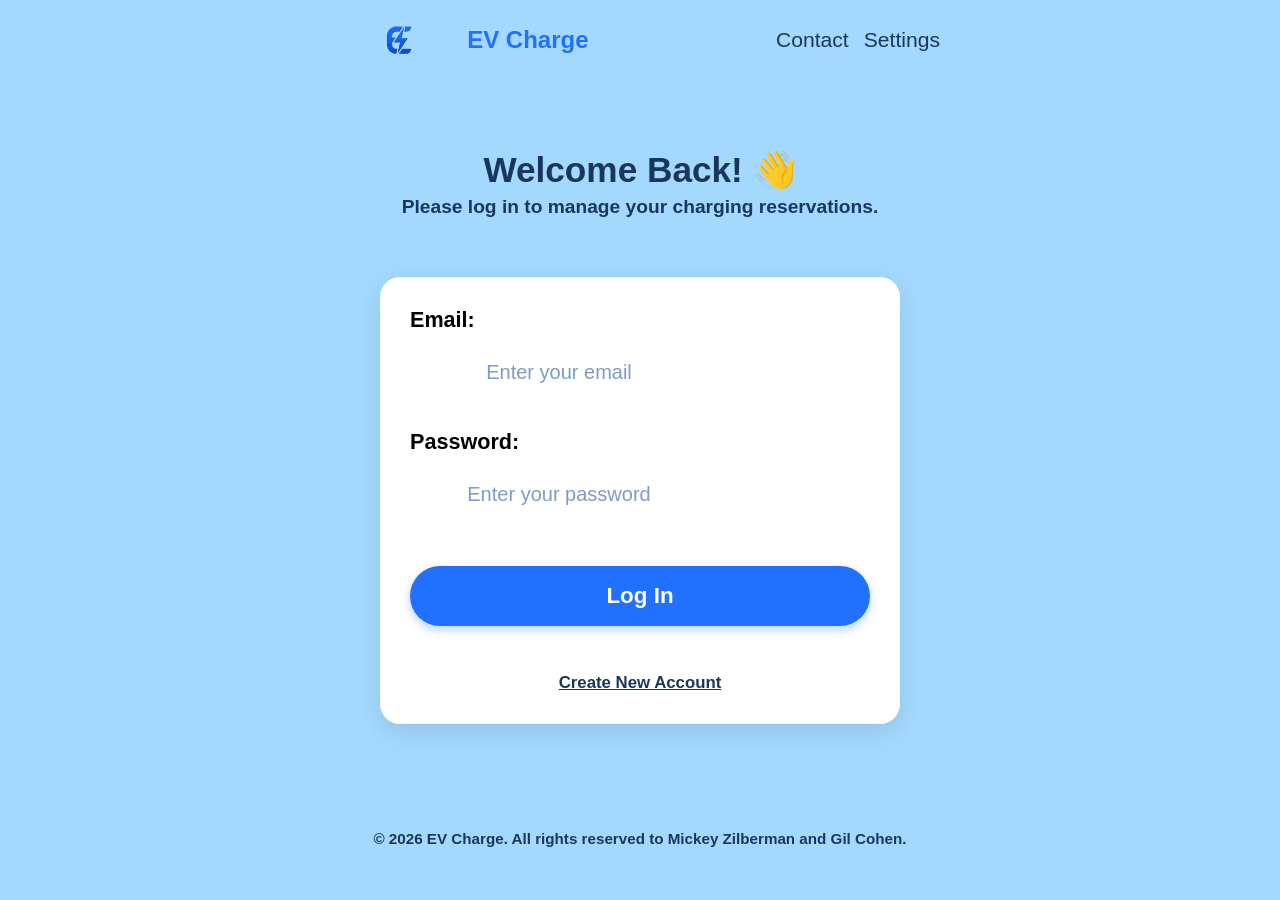
<file: index.html>
<!DOCTYPE html>
<html lang="en">
<head>
    <meta charset="UTF-8">
    <meta name="viewport" content="width=device-width, initial-scale=1.0">
    <title>EV Charge - Login</title>

    <link rel="stylesheet" href="./CSS/Global.css">
    <link rel="stylesheet" href="./CSS/Login.css">

    <script src="./JS/config.js"></script>
    <script src="./JS/Login.js" defer></script>
</head>

<body class="login-page">

    <header class="main-header">
        <nav class="nav-container">
            <div class="logo-container">
                <img src="./Images/Logo.png" alt="EV Charge Logo" class="logo-img">
                <span class="logo">EV Charge</span>
            </div>

            <div class="nav-icons">
                <button type="button" class="icon" id="contact-btn">Contact</button>
                <button type="button" class="icon" id="settings-btn">Settings</button>
            </div>
        </nav>
    </header>

    <main class="main-content">
        <section class="welcome-section">
            <h1>Welcome Back! 👋</h1>
            <p>Please log in to manage your charging reservations.</p>
        </section>

        <form id="login-form" class="booking-form">
            <div id="error-message" class="error-box hidden"></div>

            <div class="form-group">
                <label for="email">Email:</label>
                <input type="email" id="email" placeholder="Enter your email">
            </div>

            <div class="form-group">
                <label for="password">Password:</label>
                <input type="password" id="password" placeholder="Enter your password">
            </div>

            <button type="submit" class="submit-btn">Log In</button>

            <div id="loading-spinner" class="spinner-container hidden">
                <div class="loading-text">Connecting to server, please wait... ⚡</div>
                <div class="spinner"></div>
            </div>

            <button type="button" class="signup-link-btn" id="signup-btn">
                Create New Account
            </button>
        </form>
    </main>

    <footer class="main-footer">
        <div class="footer-content">
            <p>© 2026 EV Charge. All rights reserved to Mickey Zilberman and Gil Cohen.</p>
        </div>
    </footer>

</body>
</html>
</file>
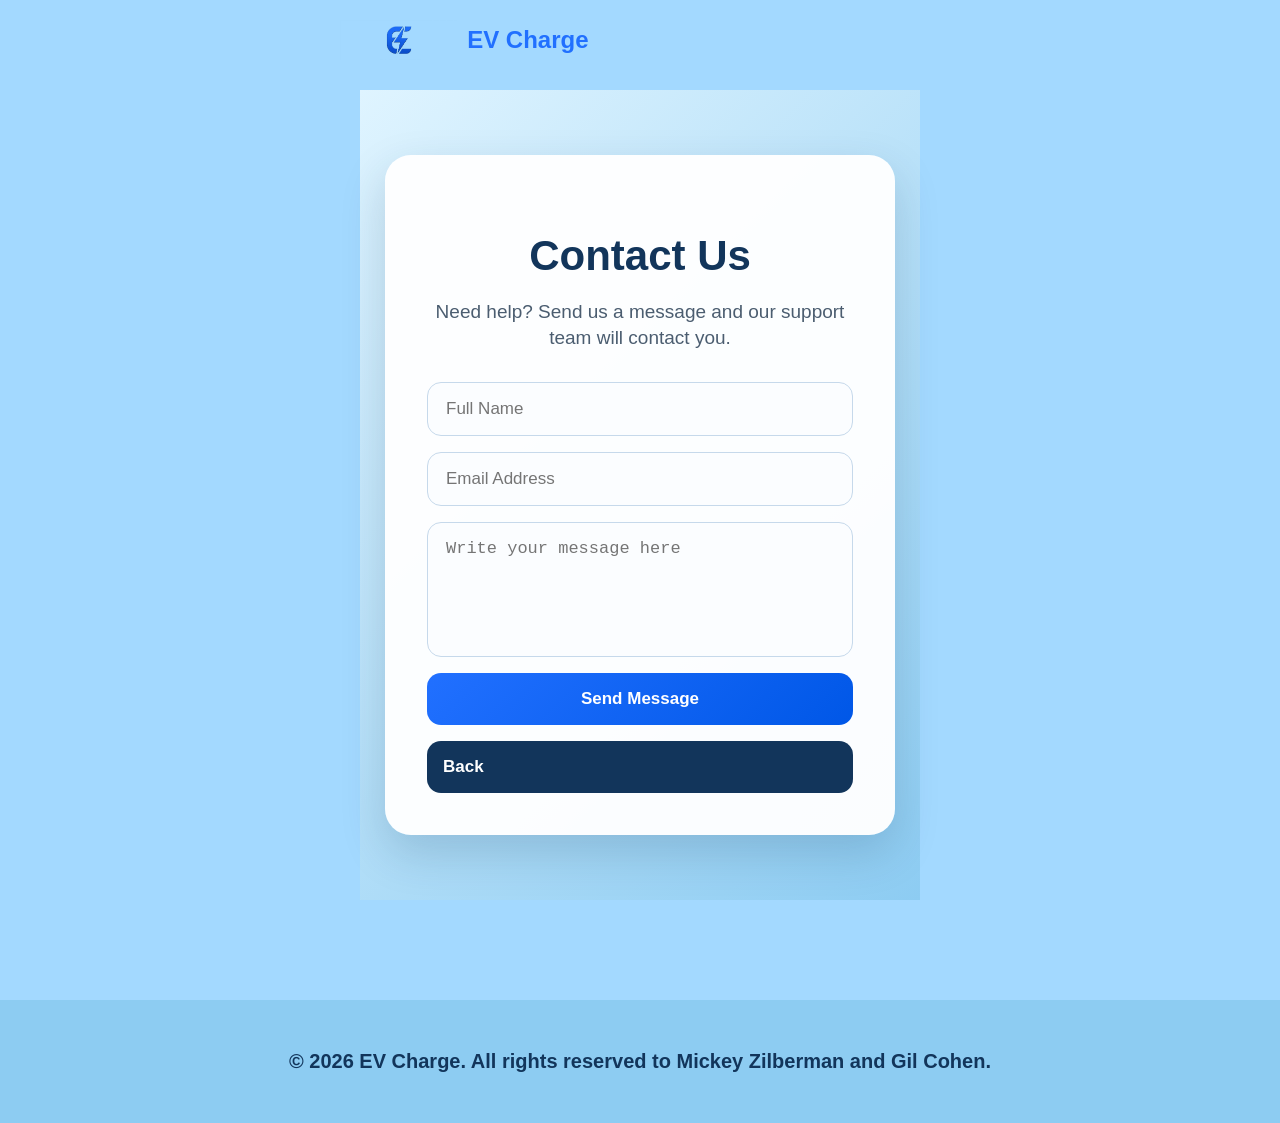
<file: Contact.html>
<!DOCTYPE html>
<html lang="en">
<head>
    <meta charset="UTF-8">
    <meta name="viewport" content="width=device-width, initial-scale=1.0">
    <title>Contact</title>

    <link rel="stylesheet" href="./CSS/Global.css">
    <link rel="stylesheet" href="./CSS/Contact.css">
    <script src="./JS/config.js"></script>
    <script src="./JS/Contact.js" defer></script>
    <script src="./JS/GlobalNavigation.js" defer></script>
</head>

<body>
    <header class="main-header">
        <nav class="nav-container">
            <div class="logo-container">
                <img src="./Images/Logo.png" alt="EV Charge Logo" class="logo-img">
                <span class="logo">EV Charge</span>
            </div>
        </nav>
    </header>

    <main class="main-content">
        <section class="contact-section">
            <div class="contact-card">
                <h1>Contact Us</h1>
                <p>Need help? Send us a message and our support team will contact you.</p>

                <form id="contact-form">
                    <input type="text" id="full-name" placeholder="Full Name">
                    <input type="email" id="email" placeholder="Email Address">
                    <textarea id="message" placeholder="Write your message here"></textarea>

                    <button type="submit" class="send-btn">Send Message</button>
                    <button type="button" id="back-btn" class="back-btn">Back</button>
                </form>

                <p id="contact-message" class="contact-message hidden"></p>
            </div>
        </section>
    </main>
    <footer class="main-footer">
    <p>
        © 2026 EV Charge. All rights reserved to Mickey Zilberman and Gil Cohen.
    </p>
</footer>
</body>

</html>
</file>
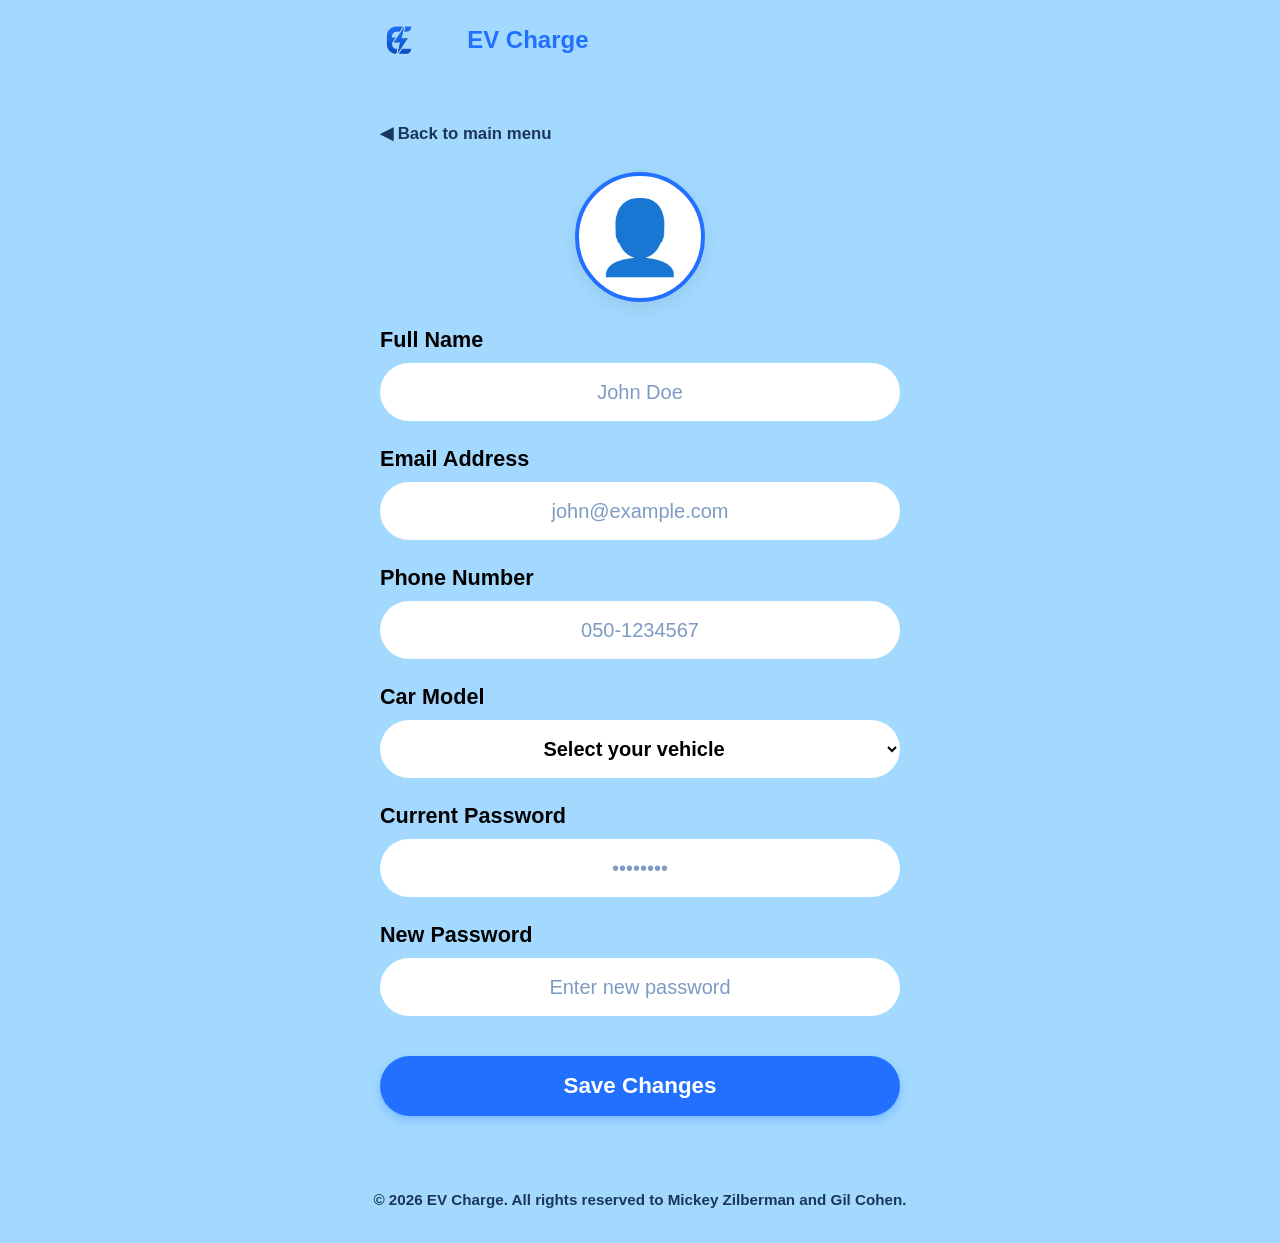
<file: EditProfile.html>
<!DOCTYPE html>
<html lang="en">

<head>
    <meta charset="UTF-8">
    <meta name="viewport" content="width=device-width, initial-scale=1.0">
    <title>EV Charge - Edit Profile</title>

    <link rel="stylesheet" href="./CSS/Global.css">
    <link rel="stylesheet" href="./CSS/edit-profile.css">

    <script src="./JS/config.js"></script>
    <script src="./JS/edit-profile.js" defer></script>
    <script src="./JS/GlobalNavigation.js" defer></script>
</head>

<body>

    <header class="main-header">
        <nav class="nav-container">
            <div class="logo-container">
                <img src="./Images/Logo.png" alt="EV Charge Logo" class="logo-img">
                <span class="logo">EV Charge</span>
            </div>
        </nav>
    </header>

    <main class="main-content">

        <div class="back-navigation">
            <button class="back-btn" id="btn-back" type="button">
                &#9664; Back to main menu
            </button>
        </div>

        <section class="profile-avatar-container">
            <div class="avatar-circle">
                <span class="avatar-icon">👤</span>
            </div>
        </section>

        <div id="notification" class="notification-box hidden"></div>

        <form class="booking-form" id="edit-profile-form">

            <div class="form-group">
                <label for="full-name">Full Name</label>
                <input type="text" id="full-name" placeholder="John Doe" required>
            </div>

            <div class="form-group">
                <label for="email">Email Address</label>
                <input type="email" id="email" placeholder="john@example.com" required>
            </div>

            <div class="form-group">
                <label for="phone">Phone Number</label>
                <input type="tel" id="phone" placeholder="050-1234567" required>
            </div>

            <div class="form-group">
                <label for="car-model">Car Model</label>
                <select id="car-model" required>
                    <option value="" disabled selected>Select your vehicle</option>
                    <option value="Tesla">Tesla</option>
                    <option value="BYD">BYD</option>
                    <option value="Geely">Geely</option>
                    <option value="MG4">MG4</option>
                    <option value="Hyundai">Hyundai</option>
                    <option value="Other">Other</option>
                </select>
            </div>

            <div class="form-group">
                <label for="old-password">Current Password</label>
                <input type="password" id="old-password" placeholder="••••••••">
            </div>

            <div class="form-group">
                <label for="new-password">New Password</label>
                <input type="password" id="new-password" placeholder="Enter new password">
            </div>

            <button type="submit" class="submit-btn">
                Save Changes
            </button>

        </form>

        <div id="back-modal" class="modal-overlay hidden">
            <div class="modal-content">
                <p>
                    Are you sure you want to leave?<br>
                    Any unsaved changes will be lost.
                </p>

                <div class="modal-buttons">
                    <button id="cancel-btn" class="secondary-btn">
                        Stay
                    </button>

                    <button id="confirm-btn" class="primary-btn">
                        Yes, Leave
                    </button>
                </div>
            </div>
        </div>

    </main>

    <footer class="main-footer">
        <div class="footer-content">
            <p>© 2026 EV Charge. All rights reserved to Mickey Zilberman and Gil Cohen.</p>
        </div>
    </footer>

</body>

</html>
</file>
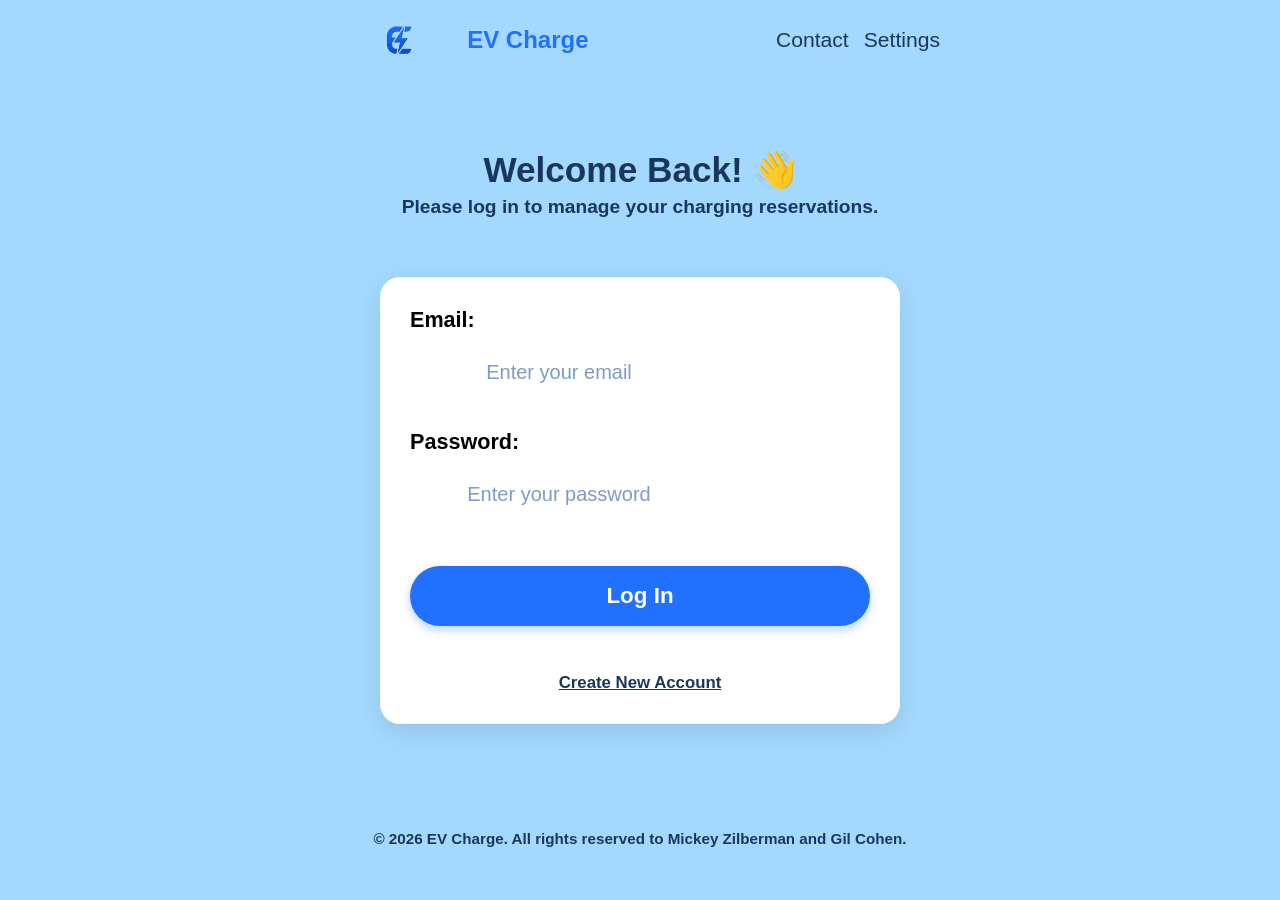
<file: Favorites.html>
<!DOCTYPE html>
<html lang="en">
<head>
    <meta charset="UTF-8">
    <meta name="viewport" content="width=device-width, initial-scale=1.0">
    <title>Favorite Stations</title>

    <link rel="stylesheet" href="./CSS/Global.css">
    <link rel="stylesheet" href="./CSS/Favorites.css">

    <script src="./JS/config.js"></script>
    <script src="./JS/Favorites.js" defer></script>
    <script src="./JS/GlobalNavigation.js" defer></script>
</head>

<body>

    <header class="main-header">
        <nav class="nav-container">

            <div class="logo-container">
                <img src="./Images/Logo.png" alt="EV Charge Logo" class="logo-img">
                <span class="logo">EV Charge</span>
            </div>

            <div class="nav-icons">
                <span class="icon" id="contact-btn">Contact</span>
                <span class="icon" id="settings-btn">Settings</span>
            </div>

        </nav>
    </header>

    <main class="main-content favorites-page">

        <div class="back-navigation">
            <button class="back-btn" id="back-main-btn">
                &#9664; Back to main menu
            </button>
        </div>

        <section id="favorites-container" class="favorites-grid">
            <!-- Favorite stations will be inserted here -->
        </section>

    </main>

    <footer class="main-footer">
        <div class="footer-content">
            <p>© 2026 EV Charge. All rights reserved to Mickey Zilberman and Gil Cohen.</p>
        </div>
    </footer>

</body>
</html>
</file>
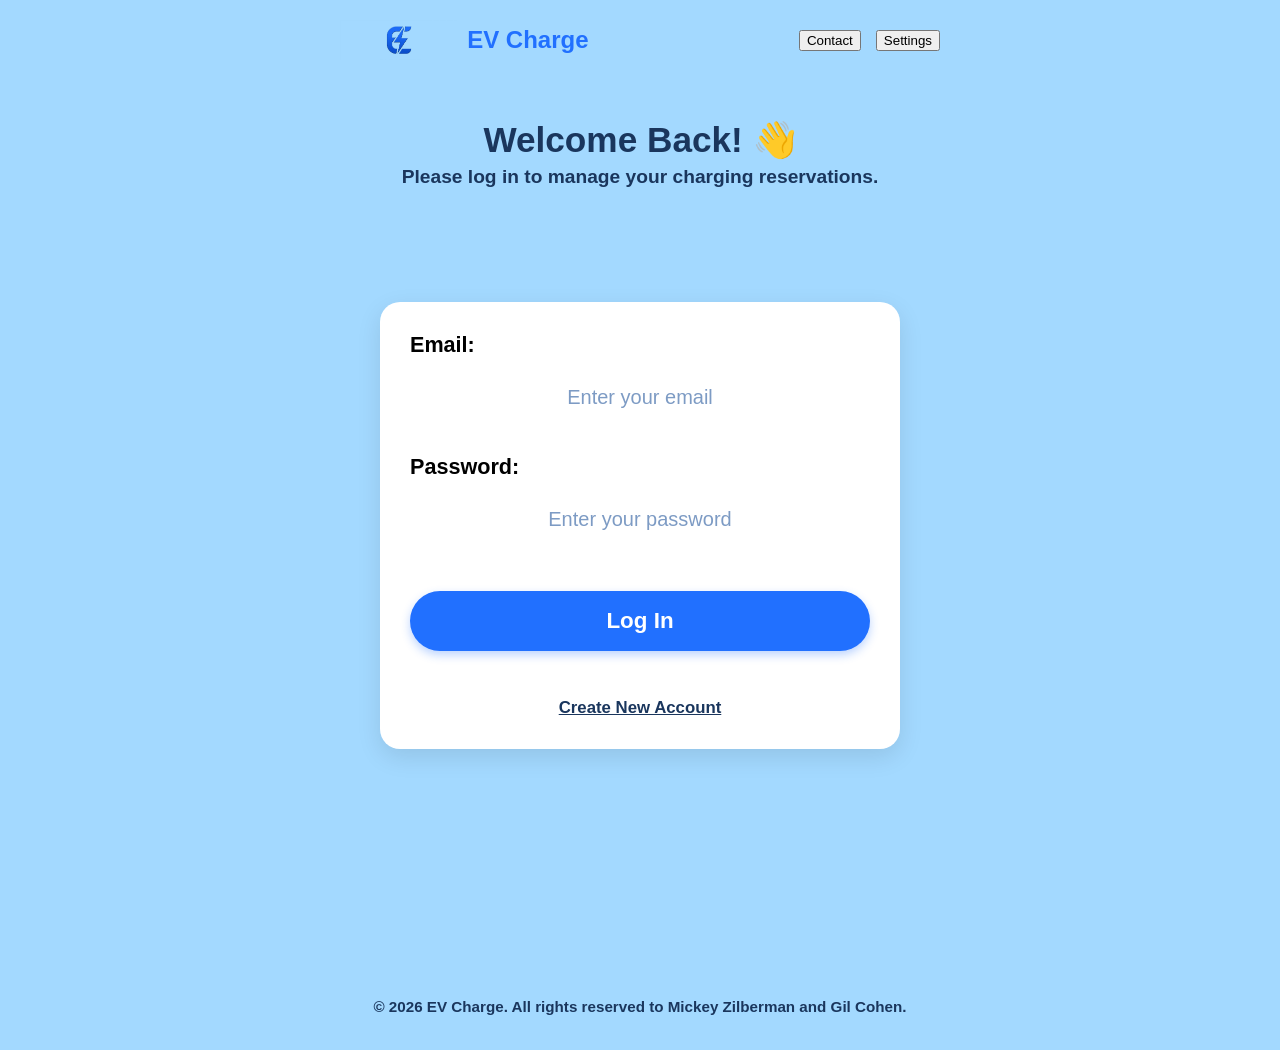
<file: Login.html>
<!DOCTYPE html>
<html lang="en">
<head>
    <meta charset="UTF-8">
    <meta name="viewport" content="width=device-width, initial-scale=1.0">
    <title>EV Charge - Login</title>

    <link rel="stylesheet" href="./CSS/Global.css">
    <link rel="stylesheet" href="./CSS/Login.css">
    <script src="./JS/config.js"></script>
    <script src="./JS/Login.js" defer></script>
</head>

<body>
    <div class="top-blue-container">
        <header class="main-header">
            <nav class="nav-container">
                <div class="logo-container">
                    <img src="./Images/Logo.png" alt="EV Charge Logo" class="logo-img">
                    <span class="logo">EV Charge</span>
                </div>

                <div class="nav-icons">
                    <button type="button" class="icon" id="contact-btn">Contact</button>
                    <button type="button" class="icon" id="settings-btn">Settings</button>
                </div>
            </nav>
        </header>

        <section class="welcome-section">
            <h1>Welcome Back! 👋</h1>
            <p>Please log in to manage your charging reservations.</p>
        </section>
    </div>

    <main class="main-content">
        <form id="login-form" class="booking-form">
            <div id="error-message" class="error-box hidden"></div>

            <div class="form-group">
                <label for="email">Email:</label>
                <input type="email" id="email" placeholder="Enter your email">
            </div>

            <div class="form-group">
                <label for="password">Password:</label>
                <input type="password" id="password" placeholder="Enter your password">
            </div>

            <button type="submit" class="submit-btn">Log In</button>

            <div id="loading-spinner" class="spinner-container hidden">
                <div class="loading-text">Connecting to server, please wait... ⚡</div>
                <div class="spinner"></div>
            </div>

            <button type="button" class="signup-link-btn" id="signup-btn">
                Create New Account</button>
        </form>
    </main>

    <footer class="main-footer">
        <div class="footer-content">
            <p>© 2026 EV Charge. All rights reserved to Mickey Zilberman and Gil Cohen.</p>
        </div>
    </footer>
</body>
</html>
</file>
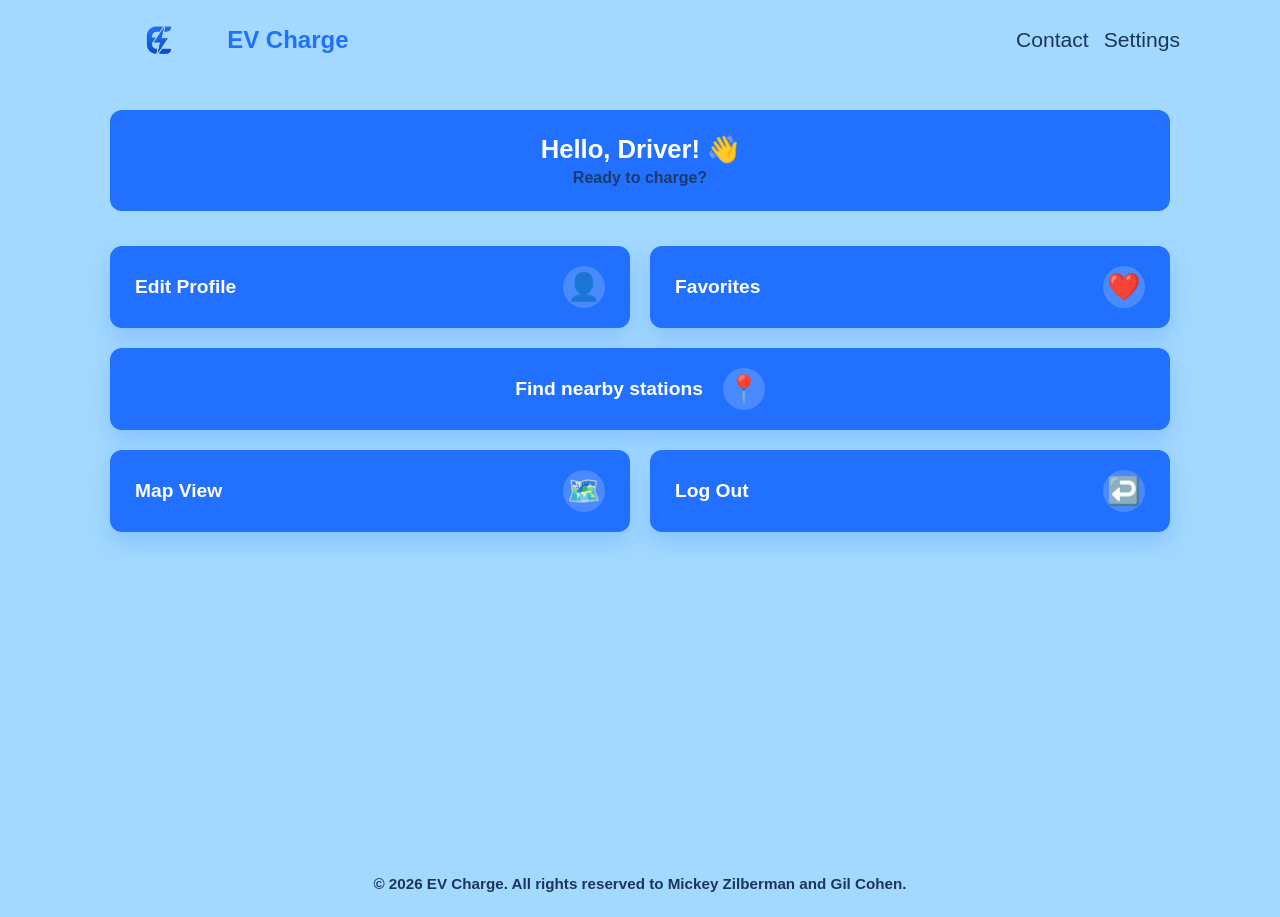
<file: MainMenu.html>
<!DOCTYPE html>
<html lang="en">

<head>
    <meta charset="UTF-8">
    <meta name="viewport" content="width=device-width, initial-scale=1.0">
    <title>Main Menu</title>

    <link rel="stylesheet" href="./CSS/Global.css">
    <link rel="stylesheet" href="./CSS/MainMenu.css">
    <script src="./JS/mainmenu.js" defer></script>
    <script src="./JS/Contact.js" defer></script>
    <script src="./JS/Settings.js" defer></script>
    <script src="./JS/GlobalNavigation.js" defer></script>

</head>

<body>
    <header class="main-header">
        <nav class="nav-container">
            <div class="logo-container">
                <img src="./Images/Logo.png" alt="EV Charge Logo" class="logo-img">
                <span class="logo">EV Charge</span>
            </div>

            <div class="nav-icons">
                <span class="icon" id="contact-btn">Contact</span>
                <span class="icon" id="settings-btn">Settings</span>
            </div>
        </nav>
    </header>

    <main class="main-content">
        <section class="welcome-section">
            <div class="welcome-text">
                <h1 id="welcome-message">Hello, Driver! 👋</h1>
                <p>Ready to charge?</p>
            </div>
        </section>

        <section class="menu-grid">
            <button class="menu-card-row" id="profile-btn">
                <span class="card-text">Edit Profile</span>
                <span class="card-icon">👤</span>
            </button>

            <button class="menu-card-row" id="favorites-btn">
                <span class="card-text">Favorites</span>
                <span class="card-icon">❤️</span>
            </button>

            <button class="menu-card-row" id="stations-btn">
                <span class="card-text">Find nearby stations</span>
                <span class="card-icon">📍</span>
            </button>

            <button class="menu-card-row" id="map-btn">
                <span class="card-text">Map View</span>
                <span class="card-icon">🗺️</span>
            </button>

            <button class="menu-card-row" id="logout-btn">
                <span class="card-text">Log Out</span>
                <span class="card-icon">↩️</span>
            </button>
        </section>

        <div id="logout-modal" class="modal-overlay hidden">
            <div class="modal-content">
                <p>Are you sure you want to log out?</p>
                <div class="modal-buttons">
                    <button id="logout-cancel-btn" class="secondary-btn">Cancel</button>
                    <button id="logout-confirm-btn" class="primary-btn">OK</button>
                </div>
            </div>
        </div>
    </main>

    <footer class="main-footer">
        <div class="footer-content">
            <p>© 2026 EV Charge. All rights reserved to Mickey Zilberman and Gil Cohen.</p>
        </div>
    </footer>
</body>

</html>
</file>
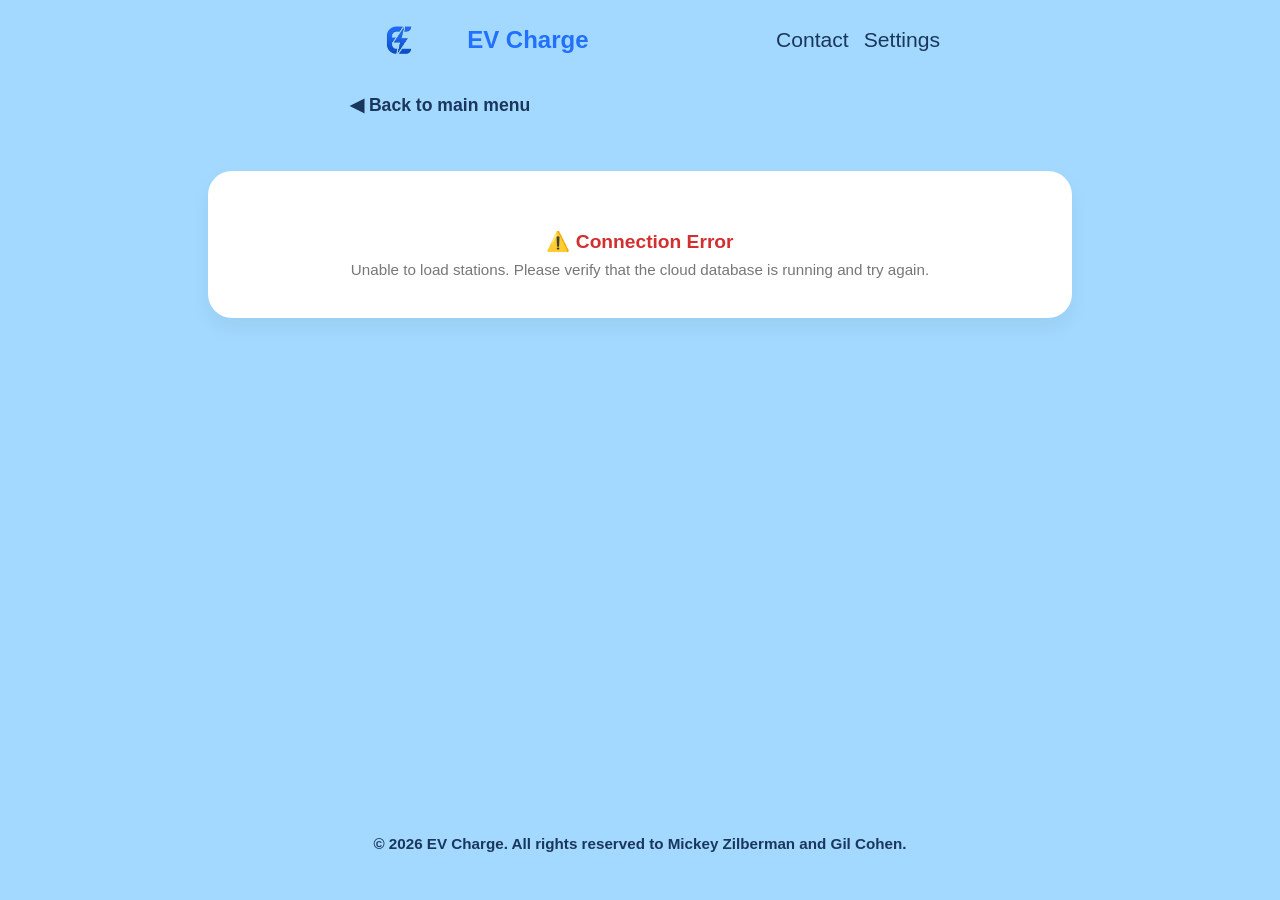
<file: NearbyStations.html>
<!DOCTYPE html>
<html lang="en">
<head>
    <meta charset="UTF-8">
    <meta name="viewport" content="width=device-width, initial-scale=1.0">
    <title>Nearby Stations</title>

    <link rel="stylesheet" href="./CSS/Global.css">
    <link rel="stylesheet" href="./CSS/Stations.css">

    <script src="./JS/config.js"></script>
    <script src="./JS/stations.js" defer></script>
    <script src="./JS/GlobalNavigation.js" defer></script>
</head>

<body>

    <header class="main-header">
        <nav class="nav-container">

            <div class="logo-container">
                <img src="./Images/Logo.png" alt="EV Charge Logo" class="logo-img">
                <span class="logo">EV Charge</span>
            </div>

            <div class="nav-icons">
                <span class="icon" id="contact-btn">Contact</span>
                <span class="icon" id="settings-btn">Settings</span>
            </div>

        </nav>
    </header>

    <main class="main-content">

        <div class="back-navigation">
            <button class="back-btn" id="back-main-btn">
                &#9664; Back to main menu
            </button>
        </div>

        <section id="stations-container" class="stations-grid">
            <!-- Station cards are loaded dynamically by stations.js -->
        </section>

    </main>

    <footer class="main-footer">
        <div class="footer-content">
            <p>© 2026 EV Charge. All rights reserved to Mickey Zilberman and Gil Cohen.</p>
        </div>
    </footer>

</body>
</html>
</file>
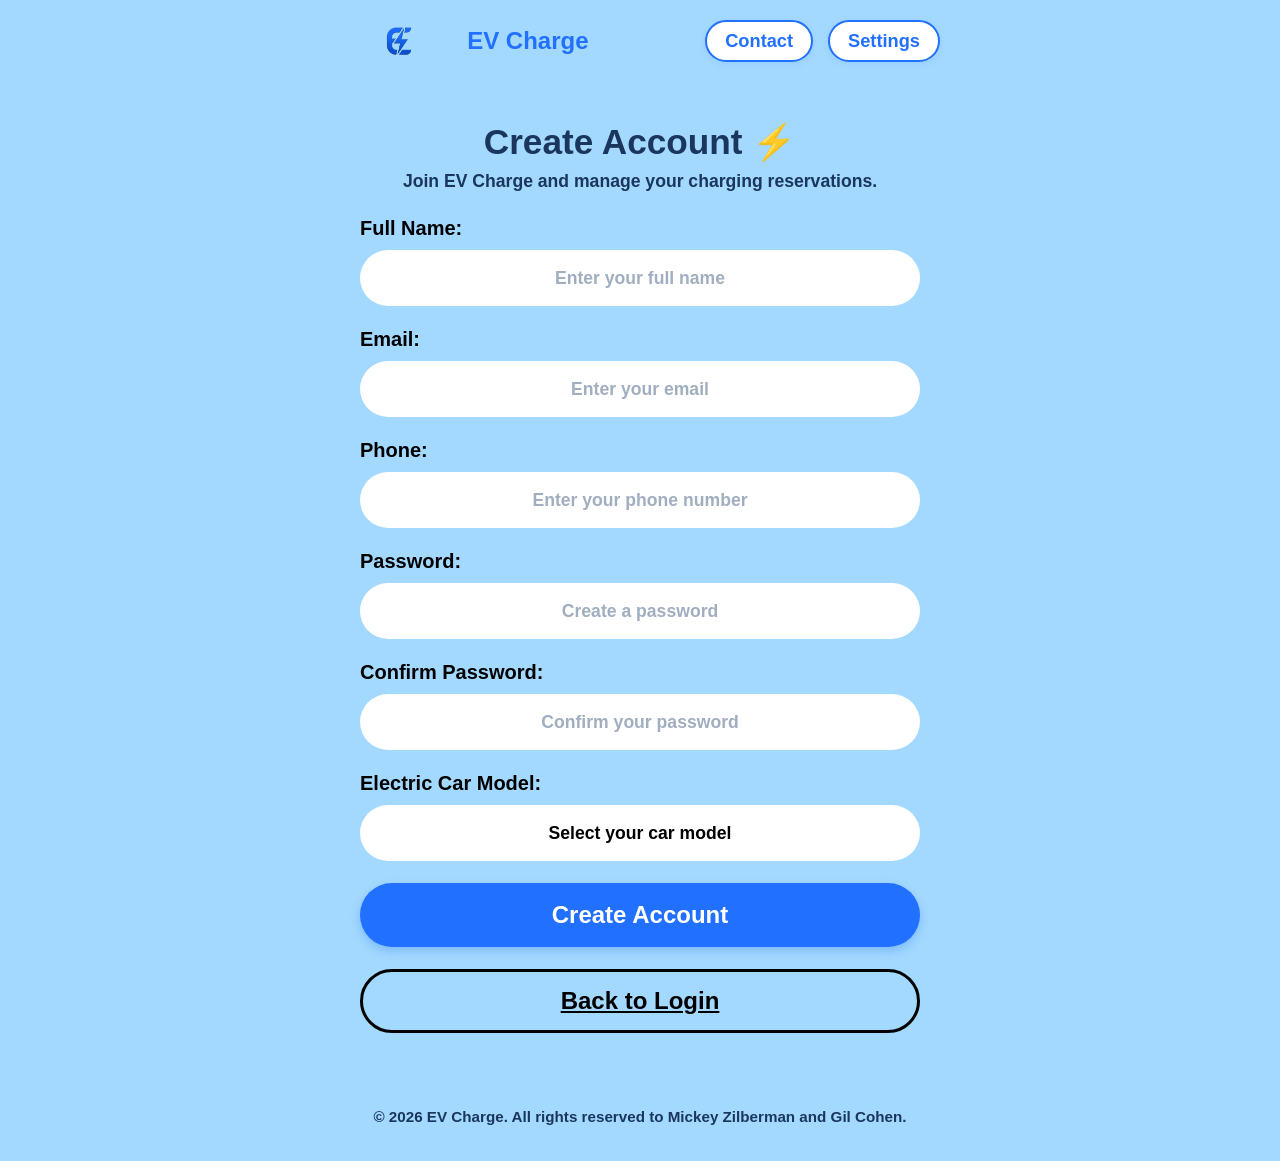
<file: Register.html>
<!DOCTYPE html>
<html lang="en">
<head>
    <meta charset="UTF-8">
    <meta name="viewport" content="width=device-width, initial-scale=1.0">
    <title>EV Charge - Register</title>
    <link rel="stylesheet" href="./CSS/Global.css">
    <link rel="stylesheet" href="./CSS/Register.css">
    <script src="./JS/config.js"></script>
    <script src="./JS/Register.js" defer></script>
</head>
<body>
    <header class="main-header register-header">
        <nav class="nav-container">
            <div class="logo-container">
                <img src="./Images/Logo.png" alt="EV Charge Logo" class="logo-img">
                <span class="logo">EV Charge</span>
            </div>
            <div class="nav-icons">
                <button type="button" class="icon" id="contact-btn">Contact</button>
                <button type="button" class="icon" id="settings-btn">Settings</button>
            </div>
        </nav>
    </header>

    <main class="main-content register-page">
        <section class="register-title">
            <h1>Create Account ⚡</h1>
            <p>Join EV Charge and manage your charging reservations.</p>
        </section>

        <form id="register-form" class="register-form">
            <div class="form-group">
                <label for="full-name">Full Name:</label>
                <input type="text" id="full-name" placeholder="Enter your full name" required>
            </div>

            <div class="form-group">
                <label for="email">Email:</label>
                <input type="email" id="email" placeholder="Enter your email" required>
            </div>

            <div class="form-group">
                <label for="phone">Phone:</label>
                <input type="tel" id="phone" placeholder="Enter your phone number" required>
            </div>

            <div class="form-group">
                <label for="password">Password:</label>
                <input type="password" id="password" placeholder="Create a password" required>
            </div>

            <div class="form-group">
                <label for="confirm-password">Confirm Password:</label>
                <input type="password" id="confirm-password" placeholder="Confirm your password" required>
            </div>

            <div class="form-group">
                <label for="car-model">Electric Car Model:</label>
                <select id="car-model" class="form-group-select" required>
                    <option value="" disabled selected>Select your car model</option>
                    <option value="Tesla">Tesla</option>
                    <option value="BYD">BYD</option>
                    <option value="Geely">Geely</option>
                    <option value="MG4">MG4</option>
                    <option value="Hyundai">Hyundai</option>
                    <option value="Other">Other</option>
                </select>
            </div>

            <div id="register-message" class="register-message hidden"></div>

            <div id="loading-spinner" class="spinner-container hidden">
                <div class="spinner"></div>
            </div>

            <button type="submit" class="register-btn">Create Account</button>

            <button type="button" class="back-login-btn" id="back-login-btn">
                Back to Login
            </button>
        </form>
    </main>

    <footer class="main-footer">
        <div class="footer-content">
            <p>© 2026 EV Charge. All rights reserved to Mickey Zilberman and Gil Cohen.</p>
        </div>
    </footer>
</body>
</html>
</file>
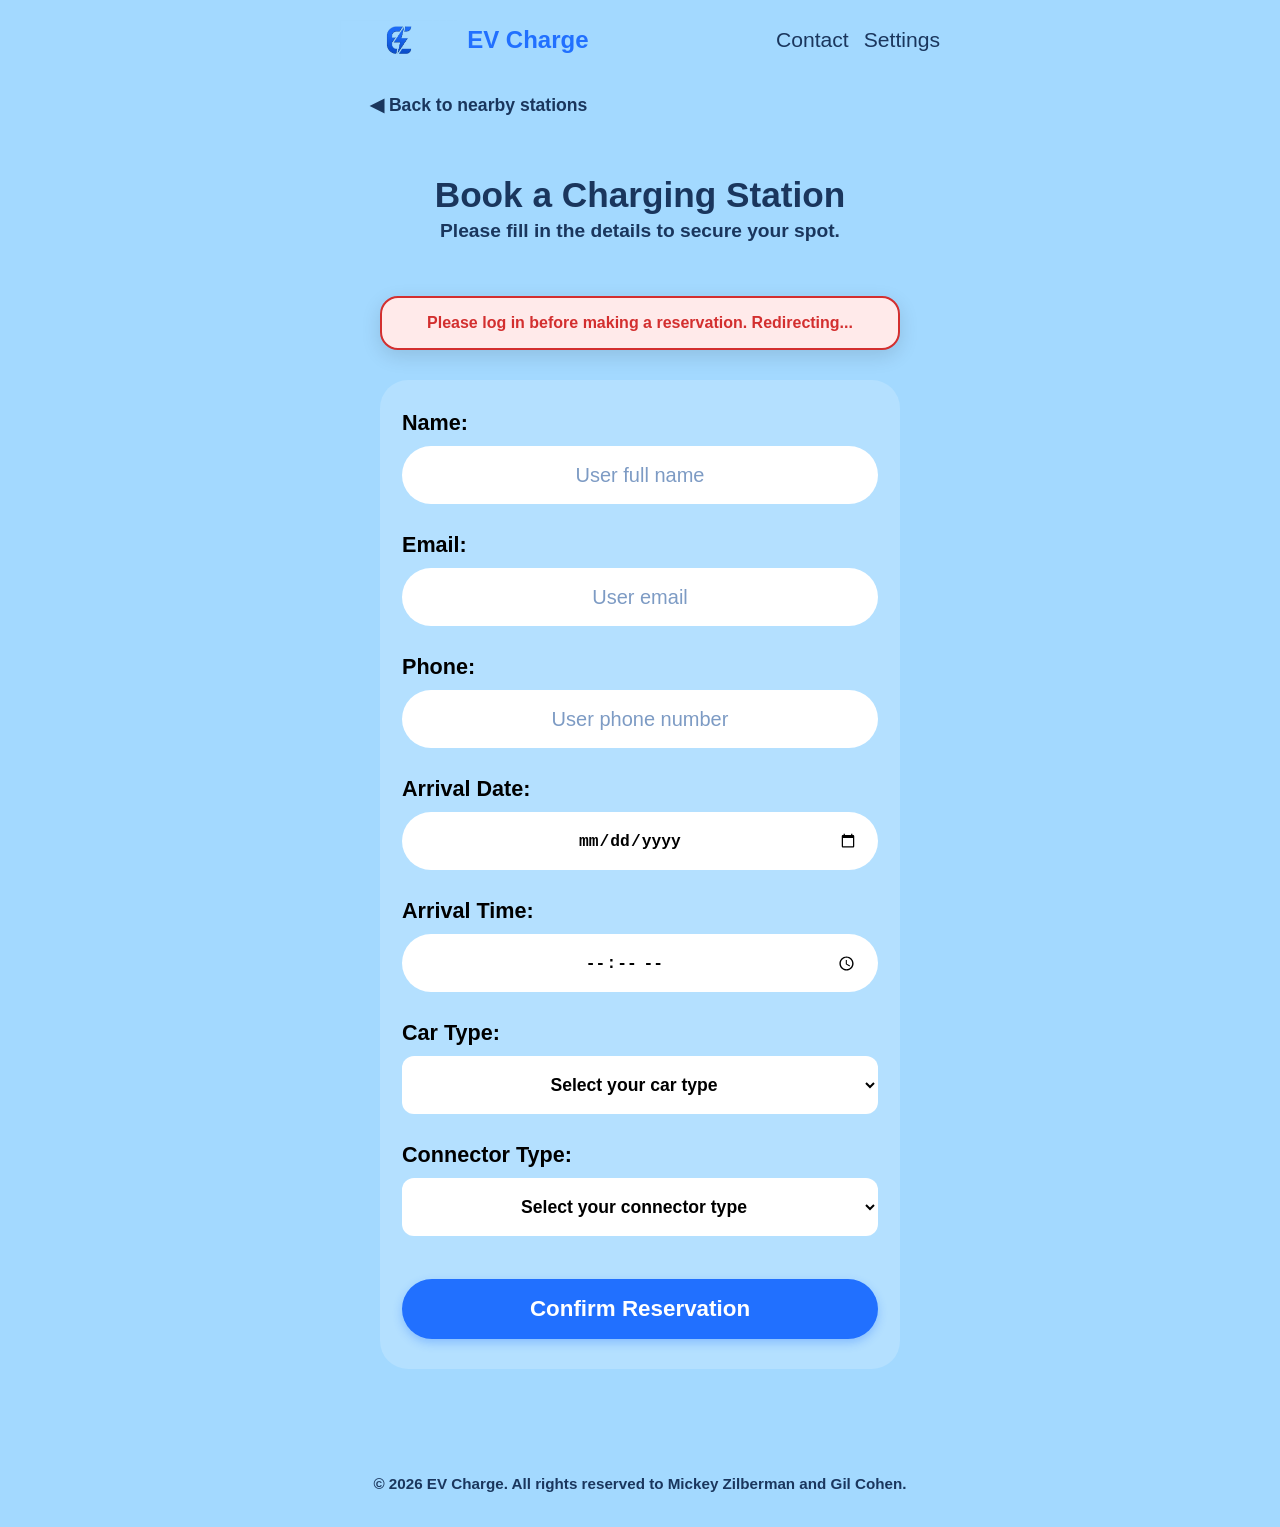
<file: Reservation.html>
<!DOCTYPE html>
<html lang="en">

<head>
  <meta charset="UTF-8">
  <meta name="viewport" content="width=device-width, initial-scale=1.0">
  <title>Reservation Form</title>

  <link rel="stylesheet" href="./CSS/Reservation.css">
  <link rel="stylesheet" href="./CSS/Global.css">
  <script src="./JS/GlobalNavigation.js" defer></script>

  <script src="./JS/config.js"></script>
  <script src="./JS/Reservation.js" defer></script>
</head>

<body>
  <header class="main-header">
    <nav class="nav-container">
      <div class="logo-container">
        <img src="./Images/Logo.png" alt="EV Charge Logo" class="logo-img">
        <span class="logo">EV Charge</span>
      </div>

      <div class="nav-icons">
        <span class="icon" id="contact-btn">Contact</span>
        <span class="icon" id="settings-btn">Settings</span>
      </div>
    </nav>
  </header>

  <main class="main-content">
    <div class="back-navigation">
      <button class="back-btn" id="back-stations-btn" type="button">
        &#9664; Back to nearby stations
      </button>
    </div>

    <section class="welcome-section">
      <h1 id="form-title">Book a Charging Station</h1>
      <p>Please fill in the details to secure your spot.</p>
    </section>

    <div id="message-banner" class="message-banner hidden"></div>

    <form id="reservation-form" class="booking-form">
      <div class="form-group">
        <label for="full-name">Name:</label>
        <input type="text" id="full-name" name="full-name" placeholder="User full name" required readonly>
      </div>

      <div class="form-group">
        <label for="email">Email:</label>
        <input type="email" id="email" name="email" placeholder="User email" required readonly>
      </div>

      <div class="form-group">
        <label for="phone">Phone:</label>
        <input type="tel" id="phone" name="phone" placeholder="User phone number" required readonly>
      </div>

      <div class="form-group">
        <label for="arrival-date">Arrival Date:</label>
        <input type="date" id="arrival-date" name="arrival-date" required>
      </div>

      <div class="form-group">
        <label for="arrival-time">Arrival Time:</label>
        <input type="time" id="arrival-time" name="arrival-time" required>
      </div>

      <div class="form-group">
        <label for="car-type">Car Type:</label>
        <select id="car-type" name="car-type" required>
          <option value="">Select your car type</option>
          <option value="Tesla">Tesla</option>
          <option value="BYD">BYD</option>
          <option value="Geely">Geely</option>
          <option value="MG4">MG4</option>
          <option value="Hyundai">Hyundai</option>
          <option value="Other">Other</option>
        </select>
      </div>
      
      <div class="form-group">
        <label for="connector-type">Connector Type:</label>
        <select id="connector-type" name="connector-type" required>
          <option value="">Select your connector type</option>
          <option value="CCS">CCS</option>
          <option value="CHAdeMO">CHAdeMO</option>
          <option value="Type2">Type2</option>
        </select>
      </div>

      <button type="submit" class="submit-btn" id="submit-reservation-btn">Confirm Reservation</button>
    </form>
  </main>

  <footer class="main-footer">
    <div class="footer-content">
      <p>© 2026 EV Charge. All rights reserved to Mickey Zilberman and Gil Cohen.</p>
    </div>
  </footer>
</body>

</html>
</file>
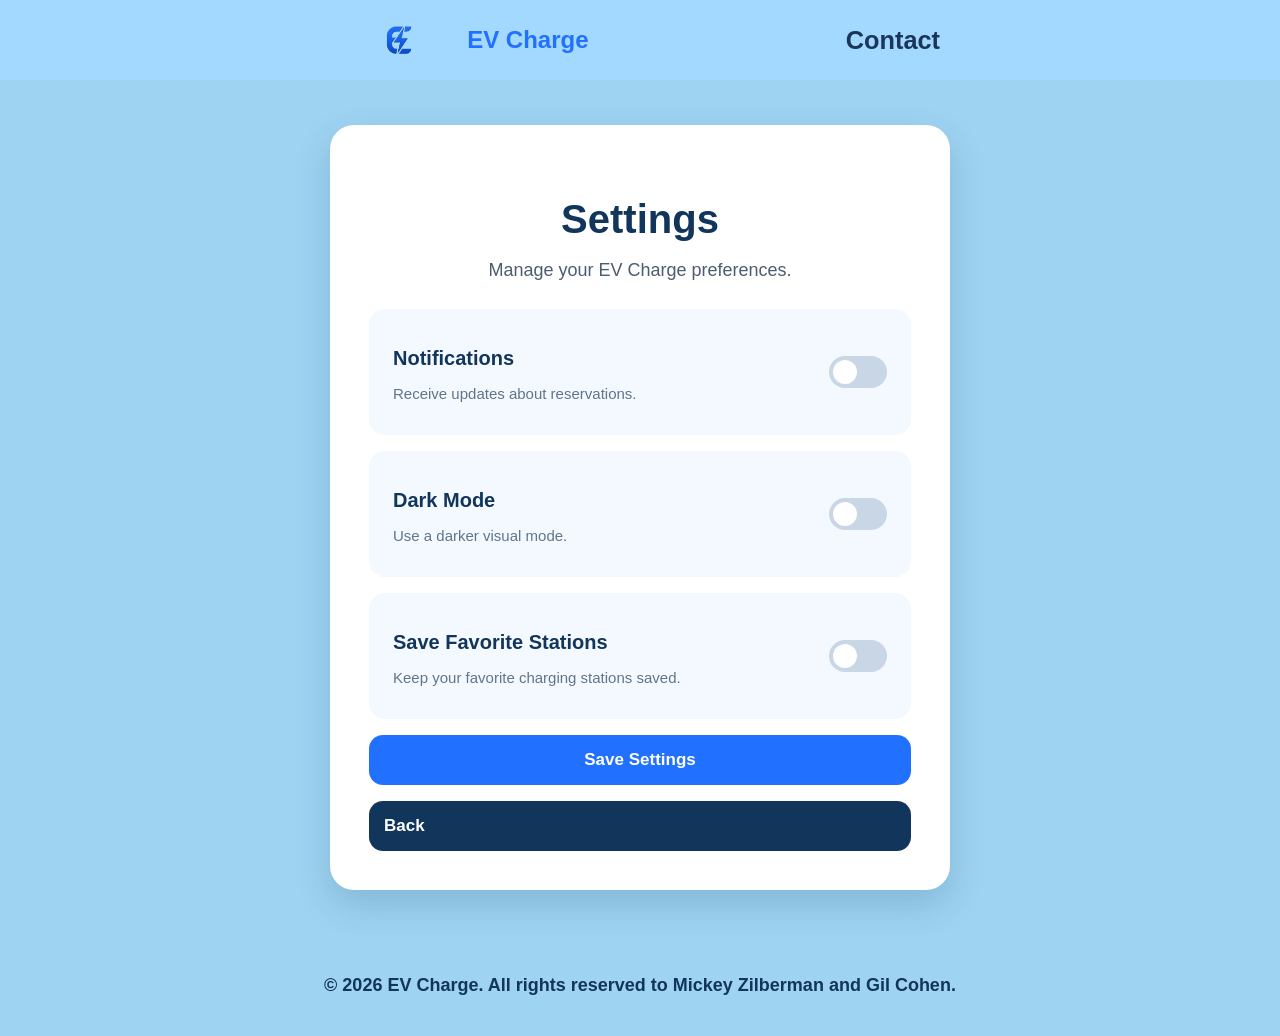
<file: Settings.html>
<!DOCTYPE html>
<html lang="en">
<head>
    
    <meta charset="UTF-8">
    <meta name="viewport" content="width=device-width, initial-scale=1.0">
    <title>Settings</title>

    <link rel="stylesheet" href="./CSS/Global.css">
    <link rel="stylesheet" href="./CSS/Settings.css">
    <script src="./JS/config.js"></script>
    <script src="./JS/Settings.js" defer></script>
    <script src="./JS/GlobalNavigation.js" defer></script>
</head>

<body>
    <header class="main-header">
        <nav class="nav-container">
            <div class="logo-container">
                <img src="./Images/Logo.png" alt="EV Charge Logo" class="logo-img">
                <span class="logo">EV Charge</span>
            </div>

            <div class="nav-icons">
                <div class="nav-icons">
                    <span class="icon" id="contact-btn">Contact</span>
                </div>
            </div>
        </nav>
    </header>

    <main class="settings-main">
        <section class="settings-card">
            <div class="settings-header">
                <h1>Settings</h1>
                <p>Manage your EV Charge preferences.</p>
            </div>

            <div class="settings-list">
                <div class="setting-row">
                    <div>
                        <h3>Notifications</h3>
                        <p>Receive updates about reservations.</p>
                    </div>
                    <label class="switch">
                        <input type="checkbox" id="notifications-toggle">
                        <span class="slider"></span>
                    </label>
                </div>

                <div class="setting-row">
                    <div>
                        <h3>Dark Mode</h3>
                        <p>Use a darker visual mode.</p>
                    </div>
                    <label class="switch">
                        <input type="checkbox" id="dark-toggle">
                        <span class="slider"></span>
                    </label>
                </div>

                <div class="setting-row">
                    <div>
                        <h3>Save Favorite Stations</h3>
                        <p>Keep your favorite charging stations saved.</p>
                    </div>
                    <label class="switch">
                        <input type="checkbox" id="favorites-toggle">
                        <span class="slider"></span>
                    </label>
                </div>
            </div>

            <button id="save-settings-btn" class="save-btn">Save Settings</button>
            <button id="back-btn" class="back-btn">Back</button>

            <p id="settings-result" class="settings-result hidden"></p>
        </section>
    </main>

    <footer class="main-footer">
        <p>© 2026 EV Charge. All rights reserved to Mickey Zilberman and Gil Cohen.</p>
    </footer>
</body>
</html>
</file>
<file: CSS/Global.css>
:root {
    --bg-main: #9ed3f2;      
    --card-bg: white;        
    --text-color: #12355b;   
    --row-bg: #f3f9ff;       
}

body.dark-mode {
    --bg-main: #121212;      
    --card-bg: #1e1e1e;      
    --text-color: #ffffff;   
    --row-bg: #2d2d2d;       
}

body {
  font-family: 'Arial', sans-serif;
  background-color: #A3D9FF; 
  margin: 0;
  padding: 0;
  box-sizing: border-box;
}

*, *::before, *::after {
  box-sizing: inherit;
}

.main-header {
  padding: 20px 10px;
}

.nav-container {
  display: flex;
  justify-content: space-between;
  align-items: center;
  max-width: 600px;
  margin: 0 auto;
}

.logo-container {
  display: flex;
  align-items: center;
  gap: 10px;
}

.logo {
  font-size: 1.5em;
  font-weight: bold;
  color: #2170FF;
}

.logo-img {
  height: 40px;
  width: auto;
  display: block;
  mix-blend-mode: multiply;
}

.nav-icons {
  margin: 0;
  color: #1A365D;
  font-size: 1.2em;
  display: flex;
  gap: 15px;
}

.nav-icons span {
  font-size: 1.1em;
  cursor: pointer;
  transition: color 0.2s ease;
}

.nav-icons span:hover {
  color: #2170FF;
}

.main-content {
  max-width: 600px;
  margin: 0 auto;
  padding: 10px 20px 40px;
  min-height: calc(100vh - 180px); 
}

.welcome-section {
  text-align: center;
  margin-bottom: 25px;
  color: #1A365D;
  background-color: transparent; 
  padding: 10px;
}

.welcome-section h1 {
  font-size: 2.2em;
  font-weight: 800;
  margin-bottom: 5px;
}

.welcome-section p {
  font-size: 1.2em;
  font-weight: bold;
  color: #1A365D;
  margin-top: 0;
}

.back-navigation {
  max-width: 600px;
  margin: 0 auto 15px auto;
  padding: 0 10px;
}

.back-btn {
  background: none;
  border: none;
  color: #1A365D;
  font-size: 1.1em;
  font-weight: bold;
  cursor: pointer;
  padding: 5px 0;
  display: flex;
  align-items: center;
  gap: 5px;
}

.back-btn:hover {
  color: #2170FF;
}

.booking-form {
  display: flex;
  flex-direction: column;
  background: transparent;
  box-shadow: none;
  padding: 25px 10px 10px;
  margin-top: 20px;
  gap: 28px;
}

.form-group {
  display: flex;
  flex-direction: column;
}

.form-group label {
  font-size: 1.35em;
  font-weight: 800;
  color: #000000;
  margin-bottom: 10px;
}

.form-group input,
.form-group select {
  height: 58px;
  border-radius: 999px; 
  border: none;
  background-color: #ffffff;
  text-align: center;
  font-size: 1.25em;
  font-weight: 700;
  color: #000000;
  padding: 0 20px;
}

.form-group input::placeholder {
  color: #7d9bc4;
  font-weight: 500;
}

.form-group input:focus,
.form-group select:focus {
  outline: 3px solid #2170FF;
}

.submit-btn {
  height: 60px;
  background-color: #2170FF;
  color: #ffffff;
  border: none;
  border-radius: 999px;
  font-size: 1.4em;
  font-weight: bold;
  cursor: pointer;
  transition: background-color 0.2s ease, transform 0.1s ease;
  margin-top: 15px;
  box-shadow: 0 4px 10px rgba(33, 112, 255, 0.3);
}

.submit-btn:hover {
  background-color: #1A56CC;
}

.submit-btn:active {
  transform: scale(0.98);
}

.hidden {
  display: none !important;
}

.main-footer {
  background-color: transparent;
  padding: 20px 10px;
  margin-top: auto;
}

.footer-content {
  max-width: 600px;
  margin: 0 auto;
  text-align: center;
  color: #1A365D;
  font-weight: bold;
  font-size: 0.95em;
}

@media (max-width: 480px) {
  .logo {
    font-size: 1.3em;
  }
  
  .welcome-section h1 {
    font-size: 1.8em;
  }

  .form-group label {
    font-size: 1.15em;
  }

  .form-group input,
  .form-group select {
    height: 50px;
    font-size: 1.1em;
  }

  .submit-btn {
    height: 52px;
    font-size: 1.20em;
  }
}

body.dark-mode {
    background-color: #121212;
    color: #ffffff;
}

body.dark-mode main, 
body.dark-mode header, 
body.dark-mode footer,
body.dark-mode .main-header,
body.dark-mode .main-footer {
    background-color: #1a1a1a;
    color: #ffffff;
}

body.dark-mode .settings-card,
body.dark-mode .menu-card,
body.dark-mode .station-display-card,
body.dark-mode .card,
body.dark-mode .welcome-section {
    background-color: #242424;
    color: #ffffff;
}

body.dark-mode {
    --bg-main: #121212;      
    --card-bg: #1e1e1e;      
    --text-color: #ffffff;   
    --row-bg: #2d2d2d;
    --accent-blue: #1d56b3;  
    --modal-bg: #2a2a2a;     
}

body.dark-mode {
    background-color: var(--bg-main) !important;
    color: var(--text-color) !important;
}

body.dark-mode button, 
body.dark-mode .btn-primary, 
body.dark-mode .save-btn,
body.dark-mode .reserve-btn,
body.dark-mode .favorite-reserve-btn {
    background-color: var(--accent-blue) !important;
    color: white !important;
}

body.dark-mode form, 
body.dark-mode .profile-card, 
body.dark-mode .edit-profile-container,
body.dark-mode .welcome-section {
    background-color: var(--card-bg) !important;
    color: var(--text-color) !important;
}

body.dark-mode form label, 
body.dark-mode form h1, 
body.dark-mode form h2, 
body.dark-mode form h3,
body.dark-mode .profile-card h2 {
    color: #ffffff !important;
}

body.dark-mode input[type="text"], 
body.dark-mode input[type="email"], 
body.dark-mode input[type="password"], 
body.dark-mode input[type="tel"], 
body.dark-mode select {
    background-color: #2d2d2d !important;
    color: #ffffff !important;
    border: 1px solid #444444 !important;
}

body.dark-mode .modal, 
body.dark-mode .modal-content, 
body.dark-mode #back-modal div,
body.dark-mode #logout-modal div {
    background-color: var(--modal-bg) !important;
    color: #ffffff !important;
    border: 1px solid #444444 !important;
}

body.dark-mode #back-modal p, 
body.dark-mode #back-modal h3, 
body.dark-mode #logout-modal p,
body.dark-mode #logout-modal h3,
body.dark-mode .modal-content p,
body.dark-mode .modal-content h3 {
    color: #ffffff !important;
}

body.dark-mode .cancel-btn, 
body.dark-mode #cancel-btn,
body.dark-mode #logout-cancel-btn {
    background-color: #444444 !important;
    color: #ffffff !important;
}

.status-message-container {
  display: flex;
  flex-direction: column;
  align-items: center;
  justify-content: center;
  text-align: center;
  padding: 40px;
  background-color: #ffffff;
  border-radius: 24px;
  box-shadow: 0 10px 20px rgba(0, 0, 0, 0.05);
  width: 90%;
  margin: 30px auto;
}

.loading-state p {
  font-weight: bold;
  color: #2170FF;
  margin-top: 15px;
}

.no-data-state p {
  font-weight: bold;
  color: #555555;
  font-size: 1.1em;
}

.error-state p {
  font-weight: bold;
  color: #D32F2F;
  font-size: 1.2em;
  margin-bottom: 8px;
}

.error-details {
  color: #777777;
  font-size: 0.95em;
}

.spinner {
  width: 45px;
  height: 45px;
  border: 5px solid #f3f3f3;
  border-top: 5px solid #2170FF; 
  border-radius: 50%;
  animation: spin 1s linear infinite;
}

@keyframes spin {
  0% { transform: rotate(0deg); }
  100% { transform: rotate(360deg); }
}

.station-message {
  padding: 10px;
  border-radius: 8px;
  margin-top: 10px;
  font-weight: bold;
  font-size: 0.9em;
  text-align: center;
}

.station-message.success-msg {
  background-color: #E8F5E9;
  color: #2E7D32;
  border: 1px solid #2E7D32;
}

.station-message.error-msg {
  background-color: #FFEAEA;
  color: #D32F2F;
  border: 1px solid #D32F2F;
}
</file>
<file: CSS/Login.css>
.error-box {
    background-color: #FFEAEA;
    color: #D32F2F;
    border: 2px solid #D32F2F;
    border-radius: 18px;
    padding: 12px;
    text-align: center;
    font-weight: bold;
    margin-bottom: 20px;
}

.booking-form {
    max-width: 520px;
    margin: 30px auto;
    margin: 50px auto;
    background-color: #ffffff; 
    padding: 30px;             
    border-radius: 20px;       
    box-shadow: 0 8px 24px rgba(0, 0, 0, 0.1); 
}

.submit-btn {
    cursor: pointer;
}

.signup-link-btn {
    background: transparent;
    border: none;
    color: #1A365D;
    font-size: 1.05em;
    font-weight: bold;
    cursor: pointer;
    margin-top: 18px;
    text-decoration: underline;
}

.signup-link-btn:hover {
    color: #2170FF;
}

.spinner-container {
    display: flex;
    flex-direction: column;
    align-items: center;
    justify-content: center;
    margin: 20px auto;
    gap: 12px;
}

.loading-text {
    color: #1A365D;
    font-weight: bold;
    font-size: 16px;
    text-align: center;
}

.spinner {
    width: 40px;
    height: 40px;
    border: 4px solid #E2E8F0;
    border-top: 4px solid #0052FF;
    border-radius: 50%;
    animation: spin 1s linear infinite;
}

.hidden {
    display: none !important;
}
.login-page {
    background-color: #A3D9FF !important;
    opacity: 1 !important;
    visibility: visible !important;
}

.login-page .main-content {
    display: block !important;
    opacity: 1 !important;
    visibility: visible !important;
    max-width: 600px !important;
    margin: 0 auto !important;
    padding: 30px 20px 40px !important;
    min-height: auto !important;
    position: relative !important;
    z-index: 10 !important;
}

.login-page .welcome-section {
    display: block !important;
    opacity: 1 !important;
    visibility: visible !important;
    text-align: center !important;
    color: #1A365D !important;
    margin-bottom: 25px !important;
}

.login-page #login-form {
    display: flex !important;
    flex-direction: column !important;
    opacity: 1 !important;
    visibility: visible !important;
    max-width: 520px !important;
    margin: 30px auto !important;
    gap: 28px !important;
    position: relative !important;
    z-index: 20 !important;
}

.login-page .form-group,
.login-page .form-group label,
.login-page .form-group input,
.login-page .submit-btn,
.login-page .signup-link-btn {
    display: block !important;
    opacity: 1 !important;
    visibility: visible !important;
}
.login-page .icon {
    background: none;
    border: none;
    color: #1A365D;
    font: inherit;
    font-size: 1.1em;
    cursor: pointer;
    padding: 0;
}

.login-page .icon:hover {
    color: #2170FF;
}

.login-page .logo-container {
    cursor: default;
}
</file>
<file: CSS/Contact.css>
.contact-section {
    min-height: calc(100vh - 90px);
    background: linear-gradient(135deg, #dff4ff, #8dccf2);
    display: flex;
    justify-content: center;
    align-items: center;
    padding: 50px 25px;
}

.contact-card {
    width: 100%;
    max-width: 560px;
    background: rgba(255, 255, 255, 0.96);
    padding: 42px;
    border-radius: 26px;
    box-shadow: 0 18px 45px rgba(18, 53, 91, 0.18);
    text-align: center;
}

.contact-card h1 {
    color: #12355b;
    font-size: 42px;
    margin-bottom: 12px;
}

.contact-card p {
    color: #4b5d70;
    font-size: 19px;
    line-height: 1.4;
    margin-bottom: 30px;
}

#contact-form {
    display: flex;
    flex-direction: column;
    gap: 16px;
}

#contact-form input,
#contact-form textarea {
    width: 100%;
    padding: 16px 18px;
    border: 1px solid #c6d9eb;
    border-radius: 14px;
    font-size: 17px;
    outline: none;
    background-color: #fbfdff;
}

#contact-form input:focus,
#contact-form textarea:focus {
    border-color: #2170ff;
    box-shadow: 0 0 0 4px rgba(33, 112, 255, 0.12);
}

#contact-form textarea {
    min-height: 135px;
    resize: none;
}

.send-btn,
.back-btn {
    width: 100%;
    padding: 16px;
    border: none;
    border-radius: 14px;
    font-weight: 700;
    font-size: 17px;
    cursor: pointer;
    transition: 0.25s ease;
}

.send-btn {
    background: linear-gradient(135deg, #2170ff, #0057e7);
    color: white;
}

.send-btn:hover {
    transform: translateY(-2px);
    box-shadow: 0 10px 22px rgba(33, 112, 255, 0.28);
}

.back-btn {
    background-color: #12355b;
    color: white;
}

.back-btn:hover {
    background-color: #0b2745;
    transform: translateY(-2px);
}

.contact-message {
    margin-top: 20px;
    font-weight: bold;
}

.hidden {
    display: none;
}

footer {
    background-color: #8dccf2;
    color: #12355b;
    text-align: center;
    padding: 22px;
    font-weight: bold;
    font-size: 18px;
}
.main-footer {
    width: 100%;
    background-color: #8dccf2;
    display: flex;
    justify-content: center;
    align-items: center;
    padding: 30px 20px;
    margin-top: 60px;
}

.main-footer p {
    color: #12355b;
    font-size: 20px;
    font-weight: 700;
}
</file>
<file: CSS/edit-profile.css>
.profile-avatar-container {
  display: flex;
  justify-content: center;
  align-items: center;
  margin-top: 10px;
  margin-bottom: 25px;
}

.avatar-circle {
  width: 130px;
  height: 130px;
  background-color: #ffffff;
  border-radius: 50%;
  display: flex;
  justify-content: center;
  align-items: center;
  box-shadow: 0 6px 20px rgba(0, 0, 0, 0.08);
  border: 4px solid #2170FF; 
}

.avatar-icon {
  font-size: 4.5em;
}

.booking-form {
  display: flex;
  flex-direction: column;
  gap: 25px;
  padding: 0 20px;
}
.back-navigation {
  width: 100%;
  max-width: 600px;
  margin: 25px auto 20px auto;
  padding: 0 20px;
  text-align: left;
}

#btn-back {
  font-weight: 800;
  font-size: 1.05em;
  color: #1A365D;
  background: transparent;
  border: none;
  cursor: pointer;
  padding: 8px 0;
}
.notification-box {
  position: sticky;
  top: 10px;
  z-index: 1000;
  padding: 16px 20px;
  margin: 10px 20px;
  border-radius: 16px;
  font-weight: 800;
  text-align: center;
  font-size: 1.1em;
  box-shadow: 0 4px 12px rgba(0, 0, 0, 0.15);
}

.notification-box.error {
  background-color: #E53E3E;
  color: #ffffff;
}

.notification-box.success {
  background-color: #38A169;
  color: #ffffff;
}

.hidden {
  display: none;
}

.modal-overlay {
    position: fixed;
    top: 0; left: 0; width: 100%; height: 100%;
    background: rgba(0, 0, 0, 0.5); 
    display: flex;
    justify-content: center;
    align-items: center;
    z-index: 2000;
}

.modal-content {
    background: white;
    padding: 20px;
    border-radius: 16px;
    text-align: center;
    width: 80%;
    max-width: 300px;
}

.modal-buttons {
    display: flex;
    gap: 10px; 
    justify-content: center;
    margin-top: 15px;
}

.hidden { display: none; }

.modal-buttons button {
    padding: 10px 22px;
    border: none;
    border-radius: 8px; 
    font-size: 1rem;
    font-weight: 600;
    cursor: pointer;
    transition: background-color 0.2s ease;
}

.primary-btn {
    background-color: #2170FF; 
    color: white;
}

.primary-btn:hover {
    background-color: #1a5ccd; 
}

.secondary-btn {
    background-color: #f1f3f5;
    color: #495057;
    margin-right: 12px;
}

.secondary-btn:hover {
    background-color: #e9ecef;
}
</file>
<file: CSS/Favorites.css>
.favorites-page {
  max-width: 1000px;
  background-color: #A3D9FF;
  margin: 0 auto;
  padding-top: 10px;
}

.favorites-grid {
  display: grid;
  grid-template-columns: 1fr;
  gap: 35px;
  margin-top: 25px;
}

.station-display-card {
  width: 90%;
  margin: 0 auto;
  background-color: #ffffff;
  border-radius: 32px;
  padding: 28px;
  box-shadow: 0 10px 20px rgba(0, 0, 0, 0.08);
  box-sizing: border-box;
  transition: background-color 0.3s, color 0.3s;
}

.station-card-header {
  display: flex;
  justify-content: space-between;
  align-items: center;
}

.station-card-title {
  margin: 0;
  font-size: 1.35em;
  font-weight: 800;
  color: #000000;
}

.status-dot {
  width: 16px;
  height: 16px;
  border-radius: 50%;
}

.info-row-main {
  display: flex;
  justify-content: space-between;
  align-items: center;
  max-width: 520px;
  margin: 18px auto 20px auto;
}

.info-block {
  display: flex;
  flex-direction: column;
}

.info-block.align-right {
  align-items: flex-end;
  text-align: right;
}

.info-label {
  display: block;
  color: #777777;
  font-size: 0.85em;
  font-weight: bold;
  margin-bottom: 4px;
}

.info-value-strong,
.info-value-highlight {
  display: block;
  font-weight: bold;
  color: #000000;
  font-size: 1.1em;
}

.info-value-highlight {
  color: #00B050;
}

.price-row,
.spec-row {
  display: flex;
  align-items: center;
  gap: 12px;
  margin-bottom: 13px;
}

.price-icon {
  color: #00B050;
  font-size: 1.4em;
  font-weight: bold;
}

.price-value {
  font-weight: bold;
  color: #000000;
}

.tags-container {
  display: flex;
  flex-wrap: wrap;
  gap: 8px;
}

.tags-container .tag-item {
  background-color: #f5f5f5;
  color: #4a4a4a;
  padding: 4px 9px;
  border-radius: 7px;
  font-size: 0.85em;
  font-weight: bold;
}

.station-message {
  color: #ff3b30;
  font-size: 0.9em;
  margin: 10px 0;
  text-align: center;
  font-weight: bold;
}

.card-actions {
  margin-top: 20px;
  border-top: 1px solid #f0f0f0;
  padding-top: 15px;
  display: flex;
  gap: 15px;
}

.btn-primary,
.btn-secondary {
  flex: 1;
  border: none;
  border-radius: 12px;
  padding: 11px 15px;
  font-weight: bold;
  cursor: pointer;
  font-size: 0.95em;
  transition: background-color 0.2s, color 0.2s;
}

.btn-primary {
  background-color: #2170FF;
  color: #ffffff;
}

.btn-primary:hover {
  background-color: #1656c9;
}

.btn-secondary {
  background-color: #f5f5f5;
  color: #1A365D;
}

.btn-secondary:hover {
  background-color: #ffd9d9;
  color: #d32f2f;
}

.disabled-btn {
  background-color: #cccccc;
  color: #666666;
  cursor: not-allowed;
}

.hidden {
  display: none;
}

@media (max-width: 600px) {
  .station-display-card {
    width: 100%;
    padding: 24px;
  }

  .card-actions {
    flex-direction: column;
    gap: 10px;
  }
}
</file>
<file: CSS/MainMenu.css>
.welcome-section {
  background-color: #2170FF; 
  color: #ffffff;            
  border: none;
  border-radius: 12px;       
  padding: 24px;
  margin-top: 20px;
  text-align: left; 
}

.welcome-section h1 {
  margin: 0;
  font-size: 1.6em;
}

.welcome-section p {
  margin: 5px 0 0 0;
  font-size: 1em;
  opacity: 0.9;
}

.menu-grid {
  display: grid;
  grid-template-columns: 1fr; 
  gap: 50px;            
  margin-top: 35px;                 
}

.menu-card-row {
  background-color: #2170FF;   
  color: #ffffff;              
  border: none;
  border-radius: 12px;
  padding: 20px 25px;
  font-size: 1.2em;
  font-weight: bold;
  cursor: pointer;
  box-shadow: 0 4px 6px rgba(0, 0, 0, 0.05);
  transition: transform 0.2s ease, background-color 0.2s ease;
  
  display: flex;
  justify-content: space-between; 
  align-items: center;
  width: 100%;
  box-sizing: border-box;
}

.menu-card-row:hover {
  transform: translateY(-3px);
  background-color: #1656c9;   
}

.menu-card-row .card-text {
  color: #ffffff;              
  text-align: left;
}

.menu-card-row .card-icon {
  font-size: 1.4em;            
  display: flex;
  align-items: center;
}

@media (min-width: 600px) {
  .main-content, .nav-container, .footer-content {
      max-width: 1100px; 
      margin: 0 auto;
  }

  .menu-grid {
      grid-template-columns: repeat(2, 1fr);
      gap: 20px;
  }

  .stations-grid {
      grid-template-columns: repeat(3, 1fr);
      gap: 25px;
  }

  .booking-form {
      display: grid;
      grid-template-columns: repeat(2, 1fr);
      gap: 24px;
  }
  
  .submit-btn {
      grid-column: span 2;
      margin-top: 15px;
  }

  .menu-grid *:nth-child(3) {
      grid-column: span 2;
      
      display: flex;
      justify-content: center !important;
      align-items: center !important;
      gap: 20px; 
  }

  .nav-container {
      display: flex !important;
      justify-content: space-between !important;
      align-items: center !important;
      width: 100% !important;
      padding: 0 10px !important;
      box-sizing: border-box !important;
  }

  .welcome-text {
      text-align: center !important;
      display: flex !important;
      flex-direction: column !important;
      align-items: center !important;
      justify-content: center !important;
      width: 100% /*!important*/;
  }
}

.main-footer {
  padding: 10px;
  margin-top: 50px; 
}

.menu-card-row {
  box-shadow: 0 10px 22px rgba(33, 112, 255, 0.22);
  position: relative;
  overflow: hidden;
}

.menu-card-row::before {
  content: "";
  position: absolute;
  top: 0;
  left: -80%;
  width: 60%;
  height: 100%;
  background: rgba(255, 255, 255, 0.12);
  transform: skewX(-20deg);
  transition: 0.4s;
}

.menu-card-row:hover::before {
  left: 120%;
}

.menu-card-row:hover {
  transform: translateY(-4px);
  background-color: #1656c9;
}

.card-icon {
  background-color: rgba(255, 255, 255, 0.18);
  width: 42px;
  height: 42px;
  border-radius: 50%;
  justify-content: center;
}

@keyframes fadeDown {
  from {
    opacity: 0;
    transform: translateY(-12px);
  }
  to {
    opacity: 1;
    transform: translateY(0);
  }
}

@media (max-width: 600px) {
  .form-group label {
    font-size: 1.15em;
  }

  .form-group input,
  .form-group select {
    font-size: 1em;
    height: 52px;
  }

  .submit-btn {
    width: 220px;
    font-size: 1.25em;
  }
}

.modal-overlay {
    position: fixed;
    top: 0;
    left: 0;
    width: 100%;
    height: 100%;
    background-color: rgba(0, 0, 0, 0.6); 
    display: flex;
    justify-content: center; 
    align-items: center;     
    z-index: 9999;           
}

.modal-content {
    background-color: #ffffff;
    padding: 30px;
    border-radius: 12px;   
    box-shadow: 0 10px 25px rgba(0, 0, 0, 0.3); 
    max-width: 400px;
    width: 90%;
    text-align: center;
    font-family: sans-serif;
}

.modal-content p {
    font-size: 1.15rem;
    color: #333333;
    margin-bottom: 25px;
    font-weight: 500;
}

.modal-buttons {
    display: flex;
    justify-content: center;
    gap: 15px;
}

.modal-buttons button {
    padding: 12px 24px;
    border: none;
    border-radius: 8px;
    font-size: 1rem;
    font-weight: bold;
    cursor: pointer;
    transition: all 0.2s ease;
}

.primary-btn {
    background-color: #2170FF;
    color: white;
}

.primary-btn:hover {
    background-color: #1a5ccd; 
}

.secondary-btn {
    background-color: #f1f3f5;
    color: #495057;
}

.secondary-btn:hover {
    background-color: #e9ecef;
}
</file>
<file: CSS/Stations.css>
.main-content {
  max-width: 1000px;
}

.stations-grid {
  display: grid;
  grid-template-columns: 1fr;
  gap: 35px;
  margin-top: 20px;
}

.station-display-card {
  background-color: #ffffff;
  border-radius: 32px;
  padding: 28px;
  box-shadow: 0 10px 20px rgba(0, 0, 0, 0.08);
  box-sizing: border-box;
  width: 90%;
  margin: 0 auto;
  text-align: left;
}

.station-card-header {
  display: flex;
  justify-content: space-between;
  align-items: center;
  margin-bottom: 18px;
}

.station-card-title {
  margin: 0;
  font-size: 1.35em;
  font-weight: 800;
  color: #000000;
}

.status-dot {
  width: 16px;
  height: 16px;
  border-radius: 50%;
  display: inline-block;
}

.info-row-main {
  display: flex;
  justify-content: space-between;
  align-items: center;
  max-width: 520px;
  margin: 0 auto 20px auto;
}

.info-block {
  min-width: 140px;
}

.align-right {
  text-align: right;
}

.info-label {
  display: block;
  color: #777777;
  font-size: 0.85em;
  font-weight: bold;
  margin-bottom: 4px;
}

.info-value-strong,
.info-value-highlight {
  display: block;
  font-weight: bold;
  color: #000000;
  font-size: 1em;
}

.price-row,
.spec-row {
  display: flex;
  align-items: center;
  gap: 12px;
  margin-bottom: 13px;
}

.price-icon,
.spec-icon {
  font-size: 1.15em;
}

.price-value {
  font-weight: bold;
  color: #000000;
}

.tags-container {
  display: flex;
  flex-wrap: wrap;
  gap: 8px;
}

.tag-item {
  font-size: 0.85em;
  color: #4a4a4a;
  background-color: #f5f5f5;
  padding: 4px 9px;
  border-radius: 7px;
}

.card-actions {
  display: flex;
  gap: 12px;
  margin-top: 20px;
  border-top: 1px solid #f0f0f0;
  padding-top: 15px;
}

.btn-primary,
.btn-secondary {
  flex: 1;
  border: none;
  border-radius: 12px;
  padding: 11px 15px;
  font-weight: bold;
  cursor: pointer;
  transition: 0.2s;
}

.btn-primary {
  background-color: #2170FF;
  color: #ffffff;
}

.btn-primary:hover {
  background-color: #1656c9;
}

.btn-secondary {
  background-color: #f5f5f5;
  color: #1A365D;
}

.btn-secondary:hover {
  background-color: #e0e0e0;
}

.btn-primary.disabled-btn {
  background-color: #cccccc !important;
  color: #666666 !important;
  cursor: not-allowed !important;
  box-shadow: none !important;
}

.station-message {
  background-color: #FFEAEA;
  color: #D32F2F;
  border: 1px solid #D32F2F;
  border-radius: 12px;
  padding: 10px;
  text-align: center;
  font-weight: bold;
  margin-top: 12px;
}

.hidden {
  display: none !important;
}

@media (max-width: 600px) {
  .station-display-card {
    width: 100%;
    padding: 24px;
  }

  .info-row-main {
    max-width: 100%;
  }

  .card-actions {
    flex-direction: column;
  }
}
</file>
<file: CSS/Register.css>
.register-page {
  max-width: 600px;
}

.register-title {
  text-align: center;
  color: #1A365D;
  margin: 20px 0;
}

.register-title h1 {
  font-size: 2.2em;
  font-weight: 800;
  margin-bottom: 8px;
}

.register-title p {
  font-size: 1.1em;
  font-weight: bold;
  margin: 0;
}

.register-form {
  display: flex;
  flex-direction: column;
  gap: 22px;
  margin-top: 25px;
}

.form-group {
  display: flex;
  flex-direction: column;
}

.form-group label {
  font-size: 1.25em;
  font-weight: 800;
  color: #000000;
  margin-bottom: 10px;
}

.form-group input {
  height: 56px;
  border: none;
  border-radius: 999px;
  background-color: #ffffff;
  text-align: center;
  font-size: 1.1em;
  font-weight: 700;
  color: #000000;
  padding: 0 20px;
  box-sizing: border-box;
}

.form-group input::placeholder {
  color: #7d9bc4;
  font-weight: 500;
}

.form-group input:focus {
  outline: 3px solid #2170FF;
}

.register-btn {
  height: 58px;
  border: none;
  border-radius: 999px;
  background-color: #2170FF;
  color: #ffffff;
  font-size: 1.25em;
  font-weight: bold;
  cursor: pointer;
  box-shadow: 0 4px 10px rgba(33, 112, 255, 0.3);
}

.register-btn:hover {
  background-color: #1656c9;
}

.back-login-btn {
  background: transparent;
  border: none;
  color: #1A365D;
  font-size: 1.05em;
  font-weight: bold;
  cursor: pointer;
  text-decoration: underline;
}

.back-login-btn:hover {
  color: #2170FF;
}

.register-message {
  border-radius: 16px;
  padding: 14px;
  text-align: center;
  font-weight: bold;
}

.register-message.error {
  background-color: #FFEAEA;
  color: #D32F2F;
  border: 2px solid #D32F2F;
}

.register-message.success {
  background-color: #E8F8EE;
  color: #0A8F3C;
  border: 2px solid #0A8F3C;
}

.hidden {
  display: none !important;
}

@media (max-width: 480px) {
  .register-title h1 {
    font-size: 1.8em;
  }

  .form-group label {
    font-size: 1.1em;
  }

  .form-group input {
    height: 50px;
    font-size: 1em;
  }

  .register-btn {
    height: 52px;
    font-size: 1.1em;
  }
}

.nav-icons .icon {
    background-color: #ffffff;    
    color: #2170FF;               
    border: 2px solid #2170FF;    
    border-radius: 999px;        
    padding: 8px 18px;           
    font-size: 0.95em;
    font-weight: bold;
    cursor: pointer;
    transition: all 0.2s ease;   
    box-shadow: 0 2px 6px rgba(33, 112, 255, 0.1); 
}

.nav-icons .icon:hover {
    background-color: #2170FF;    
    color: #ffffff;               
    box-shadow: 0 4px 10px rgba(33, 112, 255, 0.2);
    transform: translateY(-1px);  
}

.nav-icons .icon:active {
    transform: translateY(1px);   
}

.form-group select {
  height: 56px;
  border: none;
  border-radius: 999px;
  background-color: #ffffff;
  font-size: 1.1em;
  font-weight: 700;
  color: #000000;
  padding: 0 20px;
  box-sizing: border-box;
  cursor: pointer;
  text-align-last: center; 
  appearance: none; 
}

.form-group select:focus {
  outline: 3px solid #2170FF;
}

.message-banner {
    padding: 12px;
    margin: 15px 0;
    border-radius: 8px;
    text-align: center;
    font-weight: bold;
    font-size: 0.95rem;
    transition: all 0.3s ease;
}
.message-banner.hidden {
    display: none;
}
.error-msg {
    background-color: #ffebee;
    color: #c62828;
    border: 1px solid #ffcdd2;
}
.success-msg {
    background-color: #e8f5e9;
    color: #2e7d32;
    border: 1px solid #c8e6c9;
}

.confirmation-card {
    text-align: center;
    background-color: #2170FF;
    color: white;
    padding: 40px;
    border-radius: 15px;
    margin-top: 30px;
}
.confirmation-details {
    margin: 20px 0;
}
.confirmation-details p {
    margin: 10px 0;
}
.confirmation-email-tip {
    margin-top: 10px;
    font-size: 0.9em;
    opacity: 0.9;
}
.back-menu-btn {
    margin-top: 25px;
    background-color: white;
    color: #2170FF;
    padding: 10px 20px;
    border: none;
    border-radius: 8px;
    font-weight: bold;
    cursor: pointer;
    transition: background 0.2s;
}
.back-menu-btn:hover {
    background-color: #f0f4ff;
}

.submit-btn:disabled {
    background-color: #cccccc;
    cursor: not-allowed;
    opacity: 0.8;
}

.register-page {
  max-width: 600px;
}

.register-title {
  text-align: center;
  color: #1A365D;
  margin: 20px 0;
}

.register-title h1 {
  font-size: 2.2em;
  font-weight: 800;
  margin-bottom: 8px;
}

.register-title p {
  font-size: 1.1em;
  font-weight: bold;
  margin: 0;
}

.register-form {
  display: flex;
  flex-direction: column;
  gap: 22px;
  margin-top: 25px;
}

.form-group {
  display: flex;
  flex-direction: column;
}

.form-group label {
  font-size: 1.25em;
  font-weight: 800;
  color: #000000;
  margin-bottom: 10px;
}

.form-group input {
  height: 56px;
  border: none;
  border-radius: 999px;
  background-color: #ffffff;
  text-align: center;
  font-size: 1.1em;
  font-weight: 700;
  color: #000000;
  padding: 0 20px;
  box-sizing: border-box;
}

.form-group input:focus {
  outline: 3px solid #2170FF;
}

.form-group input::placeholder {
  color: #A0AEC0;
  font-weight: 600;
}

.register-btn {
  height: 64px;
  border: none;
  border-radius: 999px;
  background-color: #2170FF;
  color: #ffffff;
  font-size: 1.5em;
  font-weight: 800;
  cursor: pointer;
  transition: background-color 0.2s ease, opacity 0.2s ease;
}

.register-btn:hover {
  background-color: #0052FF;
}

.register-btn:disabled {
  opacity: 0.6;
  cursor: not-allowed;
}

.back-login-btn {
  height: 64px;
  border: 3px solid #000000;
  border-radius: 999px;
  background-color: transparent;
  color: #000000;
  font-size: 1.5em;
  font-weight: 800;
  cursor: pointer;
  transition: background-color 0.2s ease;
}

.back-login-btn:hover {
  background-color: rgba(0, 0, 0, 0.05);
}

.form-group-select {
  height: 56px;
  border: none;
  border-radius: 999px;
  background-color: #ffffff;
  font-size: 1.1em;
  font-weight: 700;
  color: #000000;
  padding: 0 20px;
  box-sizing: border-box;
  cursor: pointer;
  text-align-last: center; 
  appearance: none; 
}

.form-group select:focus {
  outline: 3px solid #2170FF;
}

.message-banner {
    padding: 12px;
    margin: 15px 0;
    border-radius: 8px;
    text-align: center;
    font-weight: bold;
    font-size: 0.95rem;
    transition: all 0.3s ease;
}

.message-banner.hidden {
    display: none;
}

.error-msg {
    background-color: #ffebee;
    color: #c62828;
    border: 1px solid #ffcdd2;
}

.success-msg {
    background-color: #e8f5e9;
    color: #2e7d32;
    border: 1px solid #c8e6c9;
}

.confirmation-card {
    text-align: center;
    background-color: #2170FF;
    color: white;
}

.spinner-container {
    text-align: center;
    margin: 10px 0;
}

.spinner {
    display: inline-block;
    width: 30px;
    height: 30px;
    border: 4px solid rgba(33, 112, 255, 0.1);
    border-left-color: #2170FF;
    border-radius: 50%;
    animation: spin 1s linear infinite;
}

@keyframes spin {
    0% { transform: rotate(0deg); }
    100% { transform: rotate(360deg); }
}
</file>
<file: CSS/Reservation.css>
.message-banner {
    max-width: 520px;
    margin: 20px auto 30px;
    padding: 16px 20px;
    border-radius: 18px;
    text-align: center;
    font-size: 1rem;
    font-weight: 700;
    box-shadow: 0 6px 20px rgba(0, 0, 0, 0.12);
    animation: fadeMessage 0.25s ease;
}

.message-banner.error-msg {
    background: #FFEAEA;
    color: #D32F2F;
    border: 2px solid #D32F2F;
}

.message-banner.success-msg {
    background: #E8F5E9;
    color: #2E7D32;
    border: 2px solid #2E7D32;
}

#reservation-form {
    max-width: 520px;
    margin: 30px auto;
    padding: 30px 22px;
    border-radius: 28px;
    background: rgba(255, 255, 255, 0.18);
}

#reservation-form select {
    height: 58px;
    border-radius: 12px;
    border: none;
    background-color: #ffffff;
    font-size: 1.1em;
    font-weight: 700;
    color: #000000;
    padding: 0 14px;
}

#reservation-form input[readonly] {
    background-color: #ffffff;
    color: #000000;
    cursor: not-allowed;
}

#arrival-date,
#arrival-time {
    cursor: pointer;
}

#submit-reservation-btn:disabled {
    background-color: #9BBDFB;
    cursor: not-allowed;
    box-shadow: none;
}

.confirmation-card {
    max-width: 600px;
    margin: 40px auto;
    background: #ffffff;
    border-radius: 28px;
    padding: 40px 35px;
    text-align: center;
    box-shadow: 0 12px 30px rgba(0, 0, 0, 0.12);
    animation: fadeMessage 0.35s ease;
}

.confirmation-card h1 {
    color: #2170FF;
    font-size: 2.3rem;
    margin-bottom: 15px;
}

.confirmation-card > p {
    color: #1A365D;
    font-size: 1.15rem;
    font-weight: 600;
}

.confirmation-details {
    background: #F4F8FF;
    border-radius: 20px;
    padding: 25px;
    margin: 30px 0;
    text-align: left;
    border: 2px solid #E3EEFF;
}

.confirmation-details p {
    margin: 14px 0;
    color: #1A365D;
    font-size: 1.05rem;
    font-weight: 600;
}

.confirmation-details strong {
    color: #2170FF;
}

.confirmation-email-tip {
    background: #EEF7FF;
    padding: 15px;
    border-radius: 14px;
    margin-top: 20px;
    color: #1A365D;
    font-weight: bold;
}

.back-menu-btn {
    display: inline-flex;
    justify-content: center;
    align-items: center;
    margin-top: 30px;
    padding: 16px 40px;
    background: #2170FF;
    color: white;
    border: none;
    border-radius: 999px;
    font-size: 1.1rem;
    font-weight: bold;
    cursor: pointer;
    transition: all 0.2s ease;
    box-shadow: 0 6px 16px rgba(33, 112, 255, 0.35);
}

.back-menu-btn:hover {
    background: #1A56CC;
    transform: translateY(-2px);
}

.back-menu-btn:active {
    transform: scale(0.98);
}

@keyframes fadeMessage {
    from {
        opacity: 0;
        transform: translateY(-8px);
    }
    to {
        opacity: 1;
        transform: translateY(0);
    }
}
</file>
<file: CSS/Settings.css>
.settings-main {
    min-height: calc(100vh - 150px);
    background-color: var(--bg-main); 
    display: flex;
    justify-content: center;
    align-items: center;
    padding: 45px 25px;
}

.settings-card {
    width: 100%;
    max-width: 620px;
    background: var(--card-bg);      
    color: var(--text-color);        
    padding: 38px;
    border-radius: 24px;
    box-shadow: 0 14px 35px rgba(18, 53, 91, 0.18);
}

.setting-row {
    display: flex;
    justify-content: space-between;
    align-items: center;
    background: var(--row-bg);       
    padding: 18px 24px;
    border-radius: 16px;
}

.settings-header {
    text-align: center;
    margin-bottom: 28px;
}

.settings-header h1 {
    color: #12355b;
    font-size: 40px;
    margin-bottom: 8px;
}

.settings-header p {
    color: #4b5d70;
    font-size: 18px;
}

.settings-list {
    display: flex;
    flex-direction: column;
    gap: 16px;
}

.setting-row h3 {
    color: #12355b;
    font-size: 20px;
    margin-bottom: 5px;
}

.setting-row p {
    color: #60758a;
    font-size: 15px;
}

.switch {
    position: relative;
    width: 58px;
    height: 32px;
}

.switch input {
    display: none;
}

.slider {
    position: absolute;
    inset: 0;
    cursor: pointer;
    background: #c8d6e5;
    border-radius: 30px;
    transition: 0.25s;
}

.slider::before {
    content: "";
    position: absolute;
    width: 24px;
    height: 24px;
    left: 4px;
    top: 4px;
    background: white;
    border-radius: 50%;
    transition: 0.25s;
}

.switch input:checked + .slider {
    background: #2170ff;
}

.switch input:checked + .slider::before {
    transform: translateX(26px);
}

.save-btn,
.back-btn {
    width: 100%;
    padding: 15px;
    margin-top: 16px;
    border: none;
    border-radius: 14px;
    font-size: 17px;
    font-weight: 700;
    cursor: pointer;
}

.save-btn {
    background: #2170ff;
    color: white;
}

.back-btn {
    background: #12355b;
    color: white;
}

.settings-result {
    text-align: center;
    margin-top: 18px;
    font-weight: bold;
}

.hidden {
    display: none;
}

.main-footer {
    background-color: #9ed3f2;
    text-align: center;
    padding: 22px;
}

.main-footer p {
    color: #12355b;
    font-size: 18px;
    font-weight: 700;
}
.icon {
    cursor: pointer;
    font-weight: 600;
    transition: 0.2s ease;
}

.icon:hover {
    color: #2170ff;
    transform: translateY(-1px);
}

.settings-card {
    border: 1px solid rgba(255, 255, 255, 0.7);
}

.setting-row:hover {
    transform: translateY(-2px);
    box-shadow: 0 8px 20px rgba(18, 53, 91, 0.08);
    transition: 0.25s ease;
}

.save-btn:hover {
    background: #0057e7;
    transform: translateY(-2px);
}

.back-btn:hover {
    background: #0b2745;
    transform: translateY(-2px);
}
</file>
